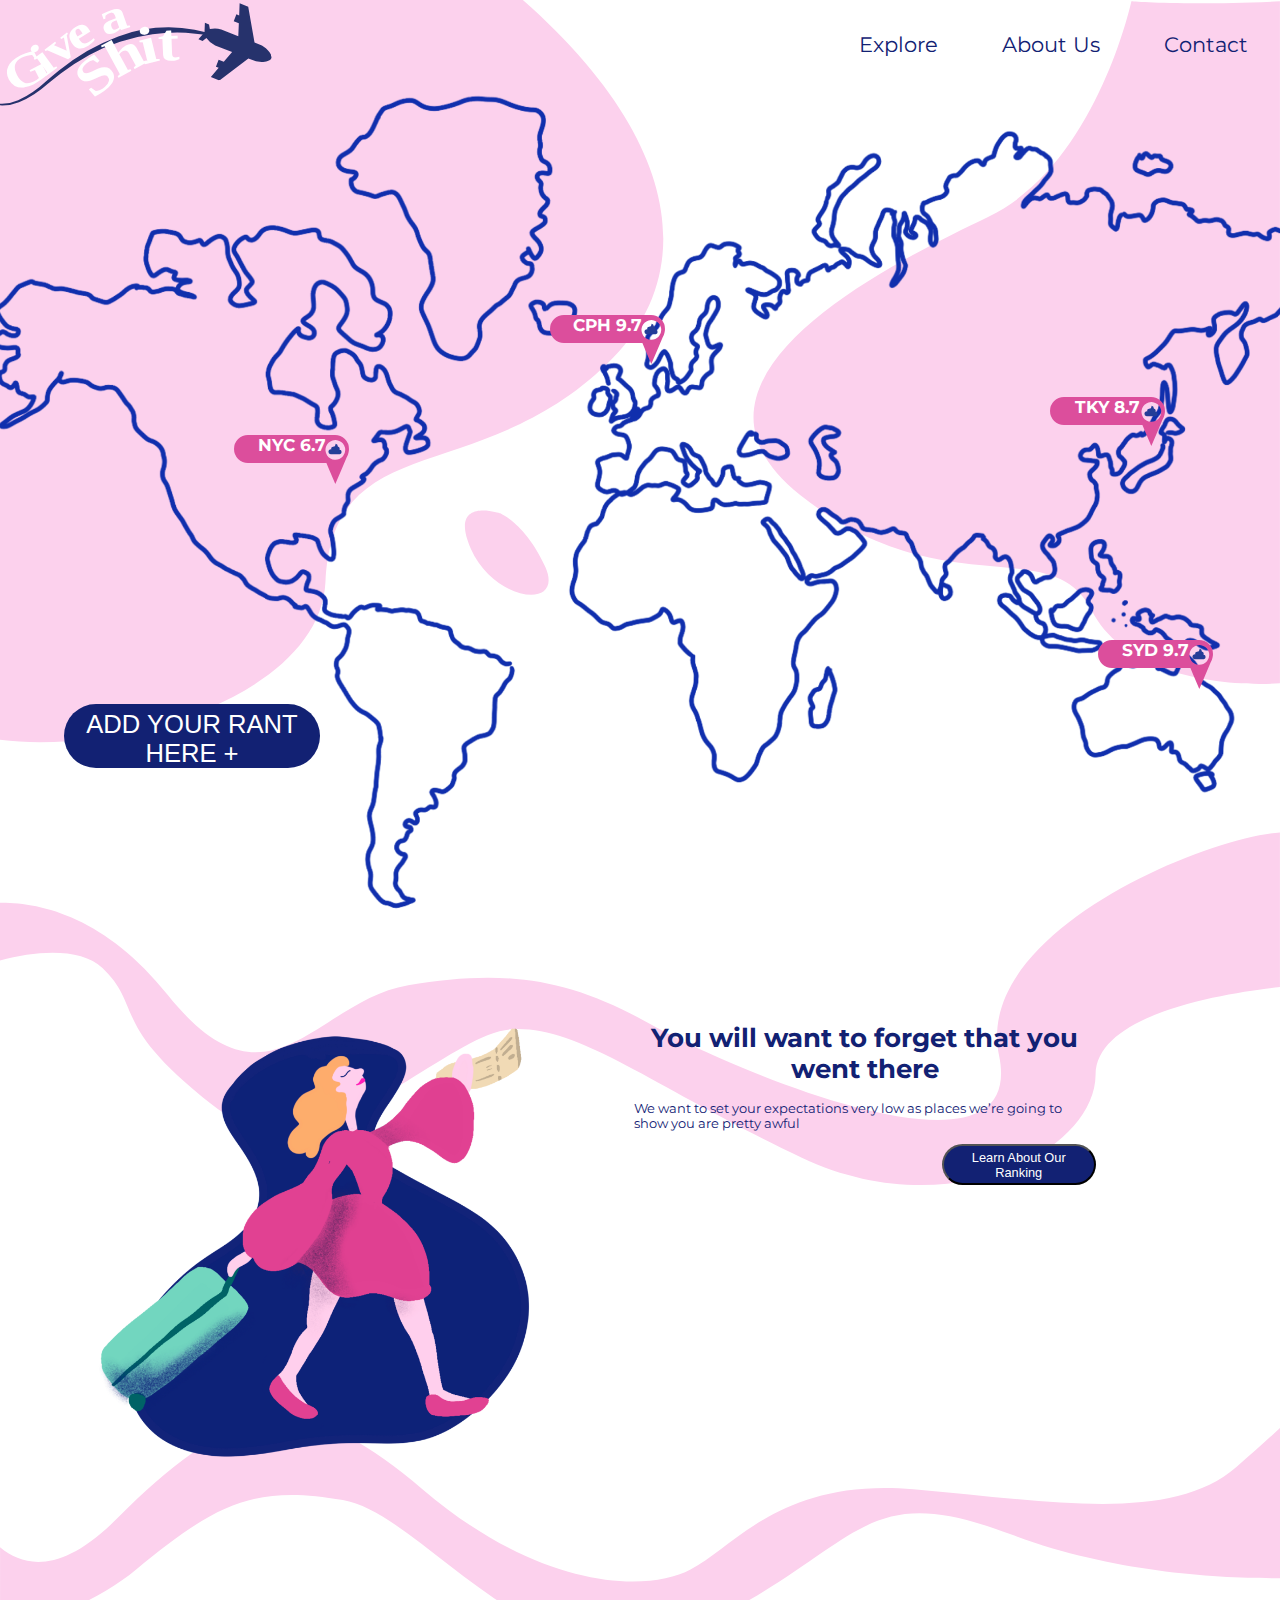
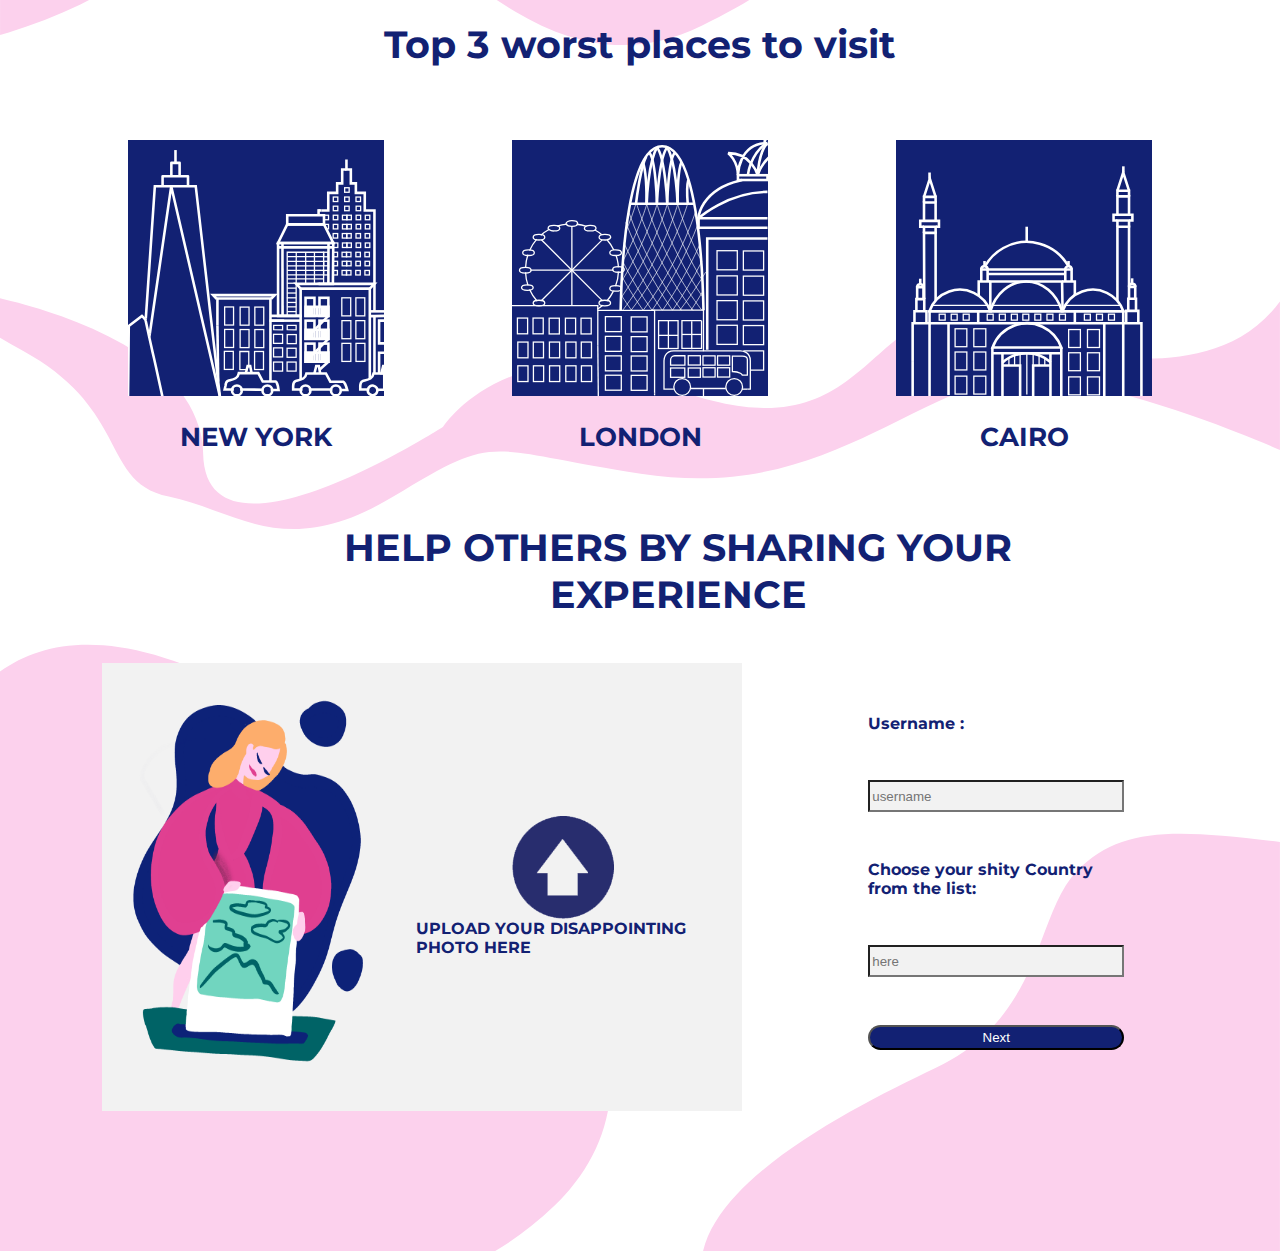
<file: Index.html>
<html>

<head>
    <title>Give a Shit</title>
    <meta charset="utf-8">
    <meta name="viewport" content="width=device-width, initial-scale=1.0">
    <link rel="stylesheet" href="css/style.css">
    <link rel="stylesheet" href="css/style_home.css">
    <link href="https://fonts.googleapis.com/css2?family=Raleway:wght@300;500;600&display=swap" rel="stylesheet">
    <link href="https://fonts.googleapis.com/css2?family=Lobster+Two:ital,wght@1,700&display=swap" rel="stylesheet">
    <link href="https://fonts.googleapis.com/css2?family=Montserrat:wght@300;400;700&display=swap" rel="stylesheet">
</head>


<body>
    <header>
        <div class="topnav">
            <div class="logo">
                <a href="Index.html">

                    <img src="background/logogiveashit.svg"></img>
                </a>
            </div>
            <div class="right_nav">
                <a href="Explore.html">Explore</a>
                <a href="aboutus.html">About Us</a>
                <a href="contact.html">Contact</a>
            </div>

        </div>
        <nav>
            <div id="menuToggle">

                <input type="checkbox" />


                <span></span>
                <span></span>
                <span></span>

                <ul id="menu">
                    <a href="Index.html">
                        <li>Home</li>
                    </a>
                    <a href="aboutus.html">
                        <li>About</li>
                    </a>
                    <a href="Explore.html">
                        <li>Explore</li>
                    </a>
                    <a href="aboutus.html">
                        <li>About Us</li>
                    </a>
                    <a href="constact.html">
                        <li>Contact</li>
                    </a>
                </ul>
            </div>
        </nav>
    </header>
    <main>
        <div class="mapLblue">
            <img src="images/map_lighterblue.png" alt="bleu map of the world only the contoure">
            <div class="pointer" id="loca1">NYC 6.7</div>
            <div class="pointer" id="loca2">CPH 9.7</div>
            <div class="pointer" id="loca3">TKY 8.7</div>
            <div class="pointer" id="loca4">SYD 9.7</div>
            <button>ADD YOUR RANT HERE +</button>
        </div>
        <div class="mapGrey">
            <img src="images/map_grey.png" alt="grey map of the world only the contoure">
            <p>Tell us about your
                Traveling experience
                Or read rants of
                Others!</p>
            <div id="exploBut">EXPLORE</div>
            <div id="leaveBut">LEAVE A RANT</div>

        </div>
        <div class="aboutP">
            <img src="images/walking_lady.png" alt="illustration of a walking lady with suit case and ticket travel">
            <div id="containerAtxt">
                <h1>You will want to forget
                    that you went there</h1>
                <p>We want to set your expectations very low as
                    places we’re going to show you are pretty
                    awful</p>
                <button>Learn About Our
                    Ranking </button>
            </div>
        </div>

        <div class="exploP">
            <h1>Top 3 worst places to visit </h1>
            <div id="containerBicon">
                <div id="icon1"><img src="svg/newyork.svg" alt="newyork icon">
                    <p>NEW YORK</p>
                </div>
                <div id="icon2"><img src="svg/london.svg" alt="london icon">
                    <p>LONDON</p>
                </div>
                <div id="icon3"><img src="svg/cairo.svg" alt="cairo icon">
                    <p>CAIRO</p>
                </div>
            </div>
        </div>
        <div>

            <div class="ratP">
                <h1>HELP OTHERS BY SHARING YOUR EXPERIENCE </h1>

                <div id="page1">
                    <div class="container">

                        <div id="imageInput">
                            <img src="images/send_review.png">
                            <div class="imgInptxt">
                                <label>
                                    <div id="labelImg">
                                        <img src="images/upload_icon.png">
                                        <input type="file" id="upload_ico" name="img" accept="image/*">
                                        UPLOAD YOUR DISAPPOINTING PHOTO HERE
                                    </div>
                                </label>
                            </div>
                            <!--<input id="submit_ico" type="image" src="images/upload_icon.png" alt="Submit" >-->
                        </div>
                        <div id="userInput">
                            <label for="username">Username :</label>

                            <input type="text" name="username" placeholder="username">
                            <label for="city">Choose your shity Country from the list:</label>

                            <input list="citys" name="city" placeholder="here" id="city">
                            <datalist id="citys">
                                <option>Afghanistan</option>
                                <option>Åland Islands</option>
                                <option>Albania</option>
                                <option>Algeria</option>
                                <option>American Samoa</option>
                                <option>Andorra</option>
                                <option>Angola</option>
                                <option>Anguilla</option>
                                <option>Antarctica</option>
                                <option>Antigua and Barbuda</option>
                                <option>Argentina</option>
                                <option>Armenia</option>
                                <option>Aruba</option>
                                <option>Australia</option>
                                <option>Austria</option>
                                <option>Azerbaijan</option>
                                <option>Bahamas</option>
                                <option>Bahrain</option>
                                <option>Bangladesh</option>
                                <option>Barbados</option>
                                <option>Belarus</option>
                                <option>Belgium</option>
                                <option>Belize</option>
                                <option>Benin</option>
                                <option>Bermuda</option>
                                <option>Bhutan</option>
                                <option>Bolivia, Plurinational State of</option>
                                <option>Bonaire, Sint Eustatius and Saba</option>
                                <option>Bosnia and Herzegovina</option>
                                <option>Botswana</option>
                                <option>Bouvet Island</option>
                                <option>Brazil</option>
                                <option>British Indian Ocean Territory</option>
                                <option>Brunei Darussalam</option>
                                <option>Bulgaria</option>
                                <option>Burkina Faso</option>
                                <option>Burundi</option>
                                <option>Cambodia</option>
                                <option>Cameroon</option>
                                <option>Canada</option>
                                <option>Cape Verde</option>
                                <option>Cayman Islands</option>
                                <option>Central African Republic</option>
                                <option>Chad</option>
                                <option>Chile</option>
                                <option>China</option>
                                <option>Christmas Island</option>
                                <option>Cocos (Keeling) Islands</option>
                                <option>Colombia</option>
                                <option>Comoros</option>
                                <option>Congo</option>
                                <option>Congo, the Democratic Republic of the</option>
                                <option>Cook Islands</option>
                                <option>Costa Rica</option>
                                <option>Côte d'Ivoire</option>
                                <option>Croatia</option>
                                <option>Cuba</option>
                                <option>Curaçao</option>
                                <option>Cyprus</option>
                                <option>Czech Republic</option>
                                <option>Denmark</option>
                                <option>Djibouti</option>
                                <option>Dominica</option>
                                <option>Dominican Republic</option>
                                <option>Ecuador</option>
                                <option>Egypt</option>
                                <option>El Salvador</option>
                                <option>Equatorial Guinea</option>
                                <option>Eritrea</option>
                                <option>Estonia</option>
                                <option>Ethiopia</option>
                                <option>Falkland Islands (Malvinas)</option>
                                <option>Faroe Islands</option>
                                <option>Fiji</option>
                                <option>Finland</option>
                                <option>France</option>
                                <option>French Guiana</option>
                                <option>French Polynesia</option>
                                <option>French Southern Territories</option>
                                <option>Gabon</option>
                                <option>Gambia</option>
                                <option>Georgia</option>
                                <option>Germany</option>
                                <option>Ghana</option>
                                <option>Gibraltar</option>
                                <option>Greece</option>
                                <option>Greenland</option>
                                <option>Grenada</option>
                                <option>Guadeloupe</option>
                                <option>Guam</option>
                                <option>Guatemala</option>
                                <option>Guernsey</option>
                                <option>Guinea</option>
                                <option>Guinea-Bissau</option>
                                <option>Guyana</option>
                                <option>Haiti</option>
                                <option>Heard Island and McDonald Islands</option>
                                <option>Holy See (Vatican City State)</option>
                                <option>Honduras</option>
                                <option>Hong Kong</option>
                                <option>Hungary</option>
                                <option>Iceland</option>
                                <option>India</option>
                                <option>Indonesia</option>
                                <option>Iran, Islamic Republic of</option>
                                <option>Iraq</option>
                                <option>Ireland</option>
                                <option>Isle of Man</option>
                                <option>Israel</option>
                                <option>Italy</option>
                                <option>Jamaica</option>
                                <option>Japan</option>
                                <option>Jersey</option>
                                <option>Jordan</option>
                                <option>Kazakhstan</option>
                                <option>Kenya</option>
                                <option>Kiribati</option>
                                <option>Korea, Democratic People's Republic of</option>
                                <option>Korea, Republic of</option>
                                <option>Kuwait</option>
                                <option>Kyrgyzstan</option>
                                <option>Lao People's Democratic Republic</option>
                                <option>Latvia</option>
                                <option>Lebanon</option>
                                <option>Lesotho</option>
                                <option>Liberia</option>
                                <option>Libya</option>
                                <option>Liechtenstein</option>
                                <option>Lithuania</option>
                                <option>Luxembourg</option>
                                <option>Macao</option>
                                <option>Macedonia, the former Yugoslav Republic of</option>
                                <option>Madagascar</option>
                                <option>Malawi</option>
                                <option>Malaysia</option>
                                <option>Maldives</option>
                                <option>Mali</option>
                                <option>Malta</option>
                                <option>Marshall Islands</option>
                                <option>Martinique</option>
                                <option>Mauritania</option>
                                <option>Mauritius</option>
                                <option>Mayotte</option>
                                <option>Mexico</option>
                                <option>Micronesia, Federated States of</option>
                                <option>Moldova, Republic of</option>
                                <option>Monaco</option>
                                <option>Mongolia</option>
                                <option>Montenegro</option>
                                <option>Montserrat</option>
                                <option>Morocco</option>
                                <option>Mozambique</option>
                                <option>Myanmar</option>
                                <option>Namibia</option>
                                <option>Nauru</option>
                                <option>Nepal</option>
                                <option>Netherlands</option>
                                <option>New Caledonia</option>
                                <option>New Zealand</option>
                                <option>Nicaragua</option>
                                <option>Niger</option>
                                <option>Nigeria</option>
                                <option>Niue</option>
                                <option>Norfolk Island</option>
                                <option>Northern Mariana Islands</option>
                                <option>Norway</option>
                                <option>Oman</option>
                                <option>Pakistan</option>
                                <option>Palau</option>
                                <option>Palestinian Territory, Occupied</option>
                                <option>Panama</option>
                                <option>Papua New Guinea</option>
                                <option>Paraguay</option>
                                <option>Peru</option>
                                <option>Philippines</option>
                                <option>Pitcairn</option>
                                <option>Poland</option>
                                <option>Portugal</option>
                                <option>Puerto Rico</option>
                                <option>Qatar</option>
                                <option>Réunion</option>
                                <option>Romania</option>
                                <option>Russian Federation</option>
                                <option>Rwanda</option>
                                <option>Saint Barthélemy</option>
                                <option>Saint Helena, Ascension and Tristan da Cunha</option>
                                <option>Saint Kitts and Nevis</option>
                                <option>Saint Lucia</option>
                                <option>Saint Martin (French part)</option>
                                <option>Saint Pierre and Miquelon</option>
                                <option>Saint Vincent and the Grenadines</option>
                                <option>Samoa</option>
                                <option>San Marino</option>
                                <option>Sao Tome and Principe</option>
                                <option>Saudi Arabia</option>
                                <option>Senegal</option>
                                <option>Serbia</option>
                                <option>Seychelles</option>
                                <option>Sierra Leone</option>
                                <option>Singapore</option>
                                <option>Sint Maarten (Dutch part)</option>
                                <option>Slovakia</option>
                                <option>Slovenia</option>
                                <option>Solomon Islands</option>
                                <option>Somalia</option>
                                <option>South Africa</option>
                                <option>South Georgia and the South Sandwich Islands</option>
                                <option>South Sudan</option>
                                <option>Spain</option>
                                <option>Sri Lanka</option>
                                <option>Sudan</option>
                                <option>Suriname</option>
                                <option>Svalbard and Jan Mayen</option>
                                <option>Swaziland</option>
                                <option>Sweden</option>
                                <option>Switzerland</option>
                                <option>Syrian Arab Republic</option>
                                <option>Taiwan, Province of China</option>
                                <option>Tajikistan</option>
                                <option>Tanzania, United Republic of</option>
                                <option>Thailand</option>
                                <option>Timor-Leste</option>
                                <option>Togo</option>
                                <option>Tokelau</option>
                                <option>Tonga</option>
                                <option>Trinidad and Tobago</option>
                                <option>Tunisia</option>
                                <option>Turkey</option>
                                <option>Turkmenistan</option>
                                <option>Turks and Caicos Islands</option>
                                <option>Tuvalu</option>
                                <option>Uganda</option>
                                <option>Ukraine</option>
                                <option>United Arab Emirates</option>
                                <option>United Kingdom</option>
                                <option>United States</option>
                                <option>United States Minor Outlying Islands</option>
                                <option>Uruguay</option>
                                <option>Uzbekistan</option>
                                <option>Vanuatu</option>
                                <option>Venezuela, Bolivarian Republic of</option>
                                <option>Viet Nam</option>
                                <option>Virgin Islands, British</option>
                                <option>Virgin Islands, U.S.</option>
                                <option>Wallis and Futuna</option>
                                <option>Western Sahara</option>
                                <option>Yemen</option>
                                <option>Zambia</option>
                                <option>Zimbabwe</option>
                            </datalist>
                            <button class="next">Next</button>
                        </div>
                    </div>
                </div>

                <div id="page2">
                    <div class="container">
                        <div id="imgShow">
                            <img src="images/mountains.png" alt="illustration of montain">
                            <h2>City/country</h2>
                            <p>Attraction</p>
                        </div>
                        <div id="expDetails">
                            <h2>How shitty was the experience:</h2>
                            <p>Please pick in a scale from 1-5 (one being good) how was yourexperience in the following. Click here to learn more about our scoring system</p>


                            <div class="rating">
                                <div id="weather">
                                    <img class="ratIcon" src="images/weather_icon_1.svg">
                                    <h3>Weather </h3>
                                    <div>
                                    <input type="radio" name="star" id="star1">
                                    <label for="star1"></label>

                                    <input type="radio" name="star" id="star2">
                                    <label for="star2"></label>

                                    <input type="radio" name="star" id="star3">
                                    <label for="star3"></label>

                                    <input type="radio" name="star" id="star4">
                                    <label for="star4"></label>

                                    <input type="radio" name="star" id="star5">
                                    <label for="star5"></label>
                                    </div>
                                </div>
                                <div id="smell">
                                    <img  class="ratIcon" src="images/smell_icon.svg">
                                    <h3>Smell</h3>
                                    <div>

                                    <input type="radio" name="star" id="star1">
                                    <label for="star1"></label>

                                    <input type="radio" name="star" id="star2">
                                    <label for="star2"></label>

                                    <input type="radio" name="star" id="star3">
                                    <label for="star3"></label>

                                    <input type="radio" name="star" id="star4">
                                    <label for="star4"></label>

                                    <input type="radio" name="star" id="star5">
                                    <label for="star5"></label>
                                        </div>
                                </div>
                                <div id="availa">
                                    <img class="ratIcon" src="images/acce.svg">
                                    <h3>Availability</h3>
                                    <div>

                                    <input type="radio" name="star" id="star1">
                                    <label for="star1"></label>

                                    <input type="radio" name="star" id="star2">
                                    <label for="star2"></label>

                                    <input type="radio" name="star" id="star3">
                                    <label for="star3"></label>

                                    <input type="radio" name="star" id="star4">
                                    <label for="star4"></label>

                                    <input type="radio" name="star" id="star5">
                                    <label for="star5"></label>
                                        </div>
                                </div>
                                <div id="prices">
                                    <img class="ratIcon" src="images/price_icon.svg">
                                    <h3>Prices</h3>
                                    <div>

                                    <input type="radio" name="star" id="star1">
                                    <label for="star1"></label>

                                    <input type="radio" name="star" id="star2">
                                    <label for="star2"></label>

                                    <input type="radio" name="star" id="star3">
                                    <label for="star3"></label>

                                    <input type="radio" name="star" id="star4">
                                    <label for="star4"></label>

                                    <input type="radio" name="star" id="star5">
                                    <label for="star5"></label>
                                        </div>
                                </div>

                            </div>
                            <label for="nonenjoyement">Your rant</label>
                            <textarea type="subject" name="nonenjoyement" placeholder="Please be honest, but don’t hold back"></textarea>
                            <button class="next" id="next2">Submit</button>
                        </div>
                    </div>
                </div>
                <div id="page3">
                    <div class="container">
                        <div id="thkx">
                            <h1>THANK YOU!</h1>
                            <p>You successfully submitted a rant and probablySaved someone from a great disappointmentYOU’RE A LIFE SAVER</p>
                        </div>
                        <img src="images/form_done.png" alt="illustration litle girl in swimsuit smilling">
                    </div>


                </div>
            </div>
        </div>
        <script src="script/script.js"></script>



    </main>

</body>

</html>
</file>
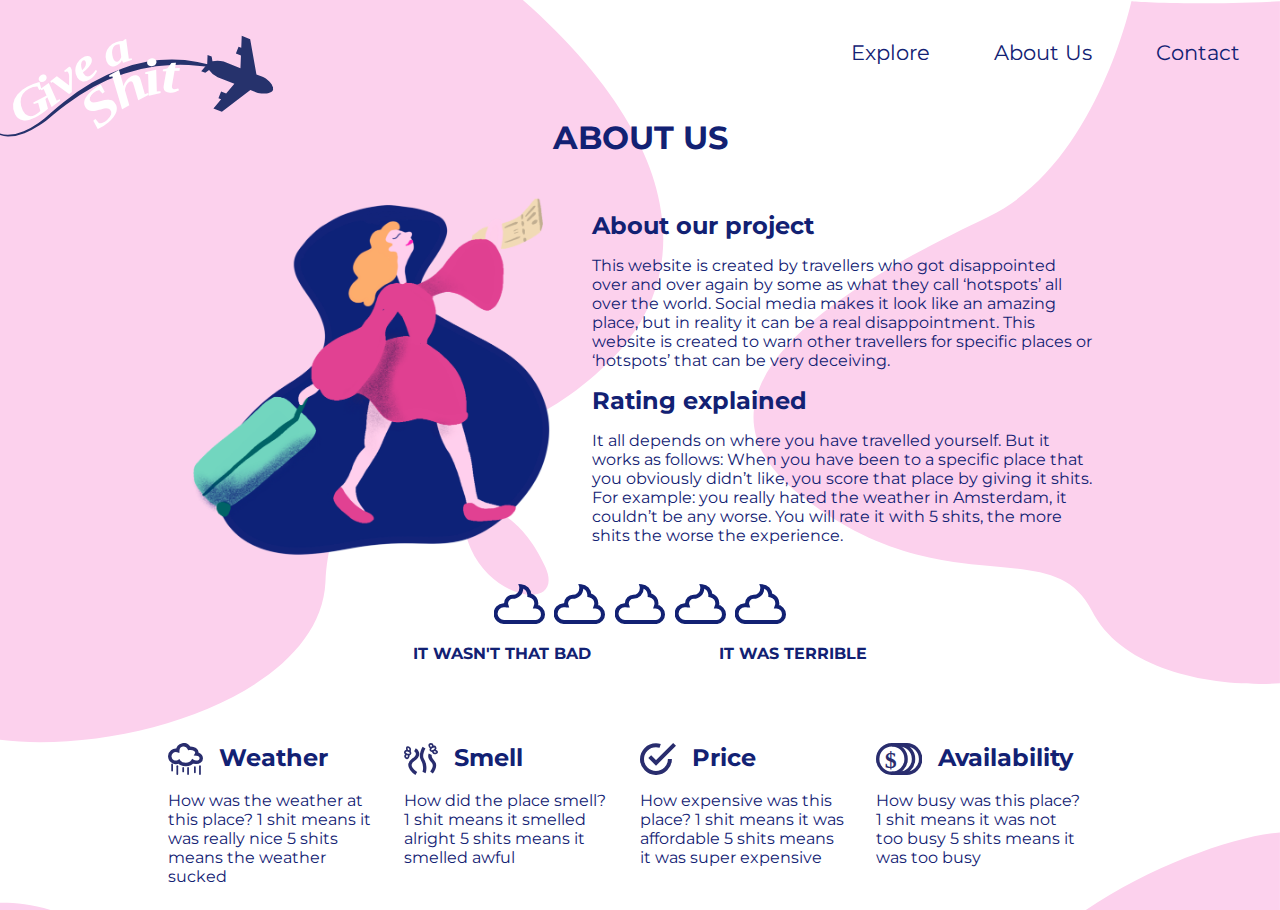
<file: aboutus.html>
<html>

<head>
    <title>Give a Shit</title>
    <meta charset="utf-8">
    <meta name="viewport" content="width=device-width, initial-scale=1.0">
    <link rel="stylesheet" href="css/style.css">
    <link rel="stylesheet" href="css/style-about.css">
    <link href="https://fonts.googleapis.com/css2?family=Raleway:wght@300;500;600&display=swap" rel="stylesheet">
    <link href="https://fonts.googleapis.com/css2?family=Lobster+Two:ital,wght@1,700&display=swap" rel="stylesheet">
    <link href="https://fonts.googleapis.com/css2?family=Montserrat:wght@300;400;700&display=swap" rel="stylesheet">
</head>


<body>
    <header>
        <div class="topnav">
            <div class="logo">
                <a href="Index.html">
                    <img src="images/logo.svg"></img>
                </a>
            </div>
            <div class="right_nav">
                <a href="Explore.html">Explore</a>
                <a href="aboutus.html">About Us</a>
                <a href="contact.html">Contact</a>
            </div>

        </div>
        <nav>
            <div id="menuToggle">

                <input type="checkbox" />


                <span></span>
                <span></span>
                <span></span>

                <ul id="menu">
                    <a href="Explore.html">
                        <li>Explore</li>
                    </a>
                    <a href="aboutus.html">
                        <li>About Us</li>
                    </a>
                    <a href="contact.html">
                        <li>Contact</li>
                    </a>
                </ul>
            </div>
        </nav>
    </header>

    <main>

        <h1 class="title-about">ABOUT US</h1>

        <article class="about-us">

            <div class=about-text>
                <h2>About our project</h2>
                <p>This website is created by travellers who got disappointed over and over again by some as what they call ‘hotspots’ all over the world. Social media makes it look like an amazing place, but in reality it can be a real disappointment. This website is created to warn other travellers for specific places or ‘hotspots’ that can be very deceiving.
                </p>



                <h2>Rating explained</h2>
                <p>It all depends on where you have travelled yourself. But it works as follows: When you have been to a specific place that you obviously didn’t like, you score that place by giving it shits. For example: you really hated the weather in Amsterdam, it couldn’t be any worse. You will rate it with 5 shits, the more shits the worse the experience.
                </p>
            </div>

                <img class="walking-lady" src="images/walking_lady.png" alt="illustration of lady with ginger hair and a pink dress carrying her green suitcase on a dark blue background">

        </article>

        <article class="poop-row">

            <div class="poops">
                <img class="poop-icon" src="images/poop_empty_1.svg">
                <img class="poop-icon" src="images/poop_empty_1.svg">
                <img class="poop-icon" src="images/poop_empty_1.svg">
                <img class="poop-icon" src="images/poop_empty_1.svg">
                <img class="poop-icon" src="images/poop_empty_1.svg">
            </div>

            <div class="rating-text">
                <h3 class="not-bad">IT WASN'T THAT BAD</h3>
                <h3 class="bad">IT WAS TERRIBLE</h3>
            </div>

        </article>



        <article class="rating-description">

            <div class="icon-description1">
                <img class="rating-icon" src="images/weather_icon_1.svg">
                <h2>Weather</h2>
            </div>

            <p class="weather-p">How was the weather at this place?
                1 shit means it was really nice
                5 shits means the weather sucked
            </p>

            <div class="icon-description2">
                <img class="rating-icon" src="images/smell_icon.svg">
                <h2>Smell</h2>
            </div>

            <p class="smell-p">How did the place smell?
                1 shit means it smelled alright
                5 shits means it smelled awful
            </p>

            <div class="icon-description3">
                <img class="rating-icon" src="images/acce.svg">
                <h2>Price</h2>
            </div>

            <p class="price-p">How expensive was this place?
                1 shit means it was affordable
                5 shits means it was super expensive
            </p>

            <div class="icon-description4">
                <img class="rating-icon" src="images/price_icon.svg">
                <h2>Availability</h2>
            </div>

            <p class="available-p">How busy was this place?
                1 shit means it was not too busy
                5 shits means it was too busy
            </p>
        </article>


    </main>



</body></html>
</file>
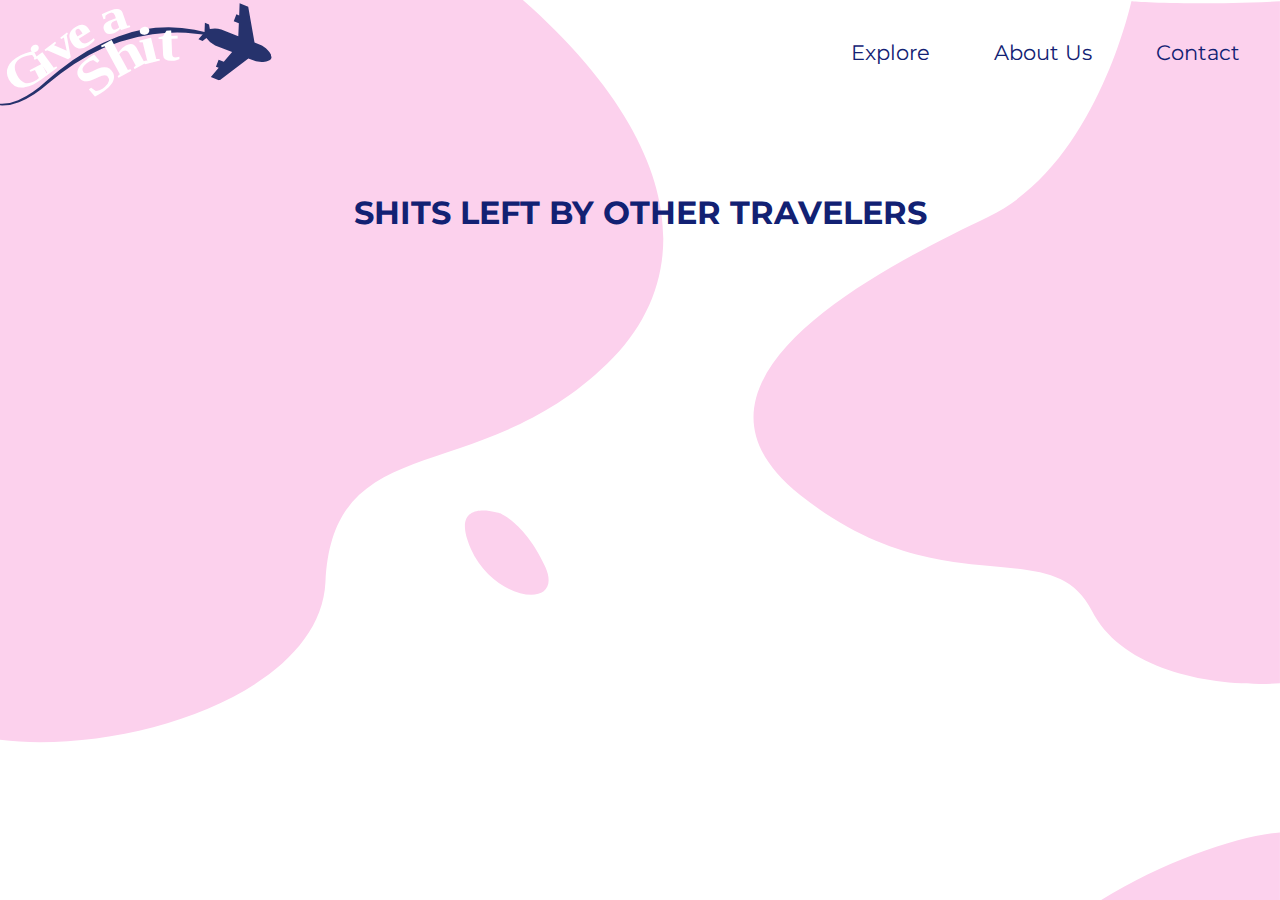
<file: city.html>
<html>

<head>
    <title>Give a Shit</title>
    <meta charset="utf-8">
    <meta name="viewport" content="width=device-width, initial-scale=1.0">
    <link rel="stylesheet" href="css/style.css">
    <link rel="stylesheet" href="css/style_details.css">
    <link href="https://fonts.googleapis.com/css2?family=Raleway:wght@300;500;600&display=swap" rel="stylesheet">
    <link href="https://fonts.googleapis.com/css2?family=Lobster+Two:ital,wght@1,700&display=swap" rel="stylesheet">
    <link href="https://fonts.googleapis.com/css2?family=Montserrat:wght@300;400;700&display=swap" rel="stylesheet">
</head>


<body>
    <header>
        <div class="topnav">
            <div class="logo">
                <a href="Index.html">
                    <img src="background/logogiveashit.svg"></img>
                </a>
            </div>
            <div class="right_nav">
                <a href="Explore.html">Explore</a>
                <a href="about.html">About Us</a>
                <a href="contact.html">Contact</a>
            </div>

        </div>
        <nav>
            <div id="menuToggle">

                <input type="checkbox" />


                <span></span>
                <span></span>
                <span></span>

                <ul id="menu">
                    <a href="Explore.html">
                        <li>Explore</li>
                    </a>
                    <a href="aboutus.html">
                        <li>About Us</li>
                    </a>
                    <a href="contact.html">
                        <li>Contact</li>
                    </a>
                </ul>
            </div>
        </nav>
    </header>
    <main>
        <template id="London">
            <section class="main_review">
                <h1>INDIA</h1>
                <div class="pic"><img></div>
                <div class="gen_rating main_rating">
                    <div class="poop filled_poop"></div>
                    <div class="poop filled_poop"></div>
                    <div class="poop filled_poop"></div>
                    <div class="poop filled_poop"></div>
                    <div class="poop filled_poop"></div>
                    <h2 class="total_rating">3/5</h2>
                </div>
                <p>Volutpat nullam leo nibh blandit suspendisse aptent interdum mus lectus. Ut sodales est eleifend
                    metus purus, amet consectetur vel dictum mollis dolor. Eu dictumst lacinia morbi magnis urna
                    egestas. Sapien hac hendrerit adipiscing suscipit.</p>
                <div class="review_button">
                    <p>Write a review</p>
                </div>
            </section>
            <section class="small_review">
                <h1>When your fellow travellers give a shit</h1>
                <article class="weather">
                    <div><img class="icon" src="images/weather_icon_1.svg"
                            alt="icon of a simple cloud with raindrops pointing down">
                        <h2>WEATHER</h2>
                        <div class="category_rating  gen_rating">
                            <div class="poop filled_poop"></div>
                            <div class="poop filled_poop"></div>
                            <div class="poop filled_poop"></div>
                            <div class="poop filled_poop"></div>
                            <div class="poop filled_poop"></div>
                        </div>
                    </div>
                    <p>Volutpat nullam leo nibh blandit suspendisse aptent interdum mus lectus. Ut sodales est eleifend
                        metus purus, amet consectetur vel dictum mollis dolor. Eu dictumst lacinia morbi magnis urna
                        egestas. Sapien hac hendrerit adipiscing suscipit.</p>
                </article>
                <article class="smell">
                    <div><img class="icon" src="images/smell_icon.svg"
                            alt="icon made out of waves with flies surrounding them">
                        <h2>SMELL</h2>
                        <div class="category_rating gen_rating">
                            <div class="poop filled_poop"></div>
                            <div class="poop filled_poop"></div>
                            <div class="poop filled_poop"></div>
                            <div class="poop filled_poop"></div>
                            <div class="poop filled_poop"></div>
                        </div>
                    </div>
                    <p>Volutpat nullam leo nibh blandit suspendisse aptent interdum mus lectus. Ut sodales est eleifend
                        metus purus, amet consectetur vel dictum mollis dolor. Eu dictumst lacinia morbi magnis urna
                        egestas. Sapien hac hendrerit adipiscing suscipit.</p>

                </article>
                <article class="availability">
                    <div><img class="icon" src="images/acce.svg" alt="icon of a circle with checkmark inside">
                        <h2>AVAILABILITY</h2>
                        <div class="category_rating gen_rating">
                            <div class="poop filled_poop"></div>
                            <div class="poop filled_poop"></div>
                            <div class="poop filled_poop"></div>
                            <div class="poop filled_poop"></div>
                            <div class="poop filled_poop"></div>
                        </div>
                    </div>

                    <p>Volutpat nullam leo nibh blandit suspendisse aptent interdum mus lectus. Ut sodales est eleifend
                        metus purus, amet consectetur vel dictum mollis dolor. Eu dictumst lacinia morbi magnis urna
                        egestas. Sapien hac hendrerit adipiscing suscipit.</p>
                </article>
                <article class="prices">
                    <div><img class="icon" src="images/price_icon.svg"
                            alt="icon of stack of coins with dollar symbol on the first of them">
                        <h2>PRICES</h2>
                        <div class="category_rating gen_rating">
                            <div class="poop filled_poop"></div>
                            <div class="poop filled_poop"></div>
                            <div class="poop filled_poop"></div>
                            <div class="poop filled_poop"></div>
                            <div class="poop filled_poop"></div>
                        </div>
                    </div>

                    <p>Volutpat nullam leo nibh blandit suspendisse aptent interdum mus lectus. Ut sodales est eleifend
                        metus purus, amet consectetur vel dictum mollis dolor. Eu dictumst lacinia morbi magnis urna
                        egestas. Sapien hac hendrerit adipiscing suscipit.</p>
                </article>
            </section>
        </template>

        <section class="user_review">
            <h1>SHITS LEFT BY OTHER TRAVELERS</h1>
            <div class="all_reviews">
            <template id="userreview">
                <article class="userreviewsar">
                    <div class="user">
                        <div class="image_user">
                            <img>
                        </div>
                        <h2>Laura</h2>
                        <div class="user_rating gen_rating">
                            <div class="poop filled_poop"></div>
                            <div class="poop filled_poop"></div>
                            <div class="poop filled_poop"></div>
                            <div class="poop filled_poop"></div>
                            <div class="poop filled_poop"></div>
                        </div>
                        <p>‘The worst experience ever!!! It was so crowed and there were people everywhere. I couldn’t
                            even see
                            anything and it was super smelly…. I wouldn’t go there again.</p>
                    </div>


                </article>
            </template>
        </div>
        </section>


    </main>
    <script src="detail_page.js"></script>
</body>

</html>
</file>
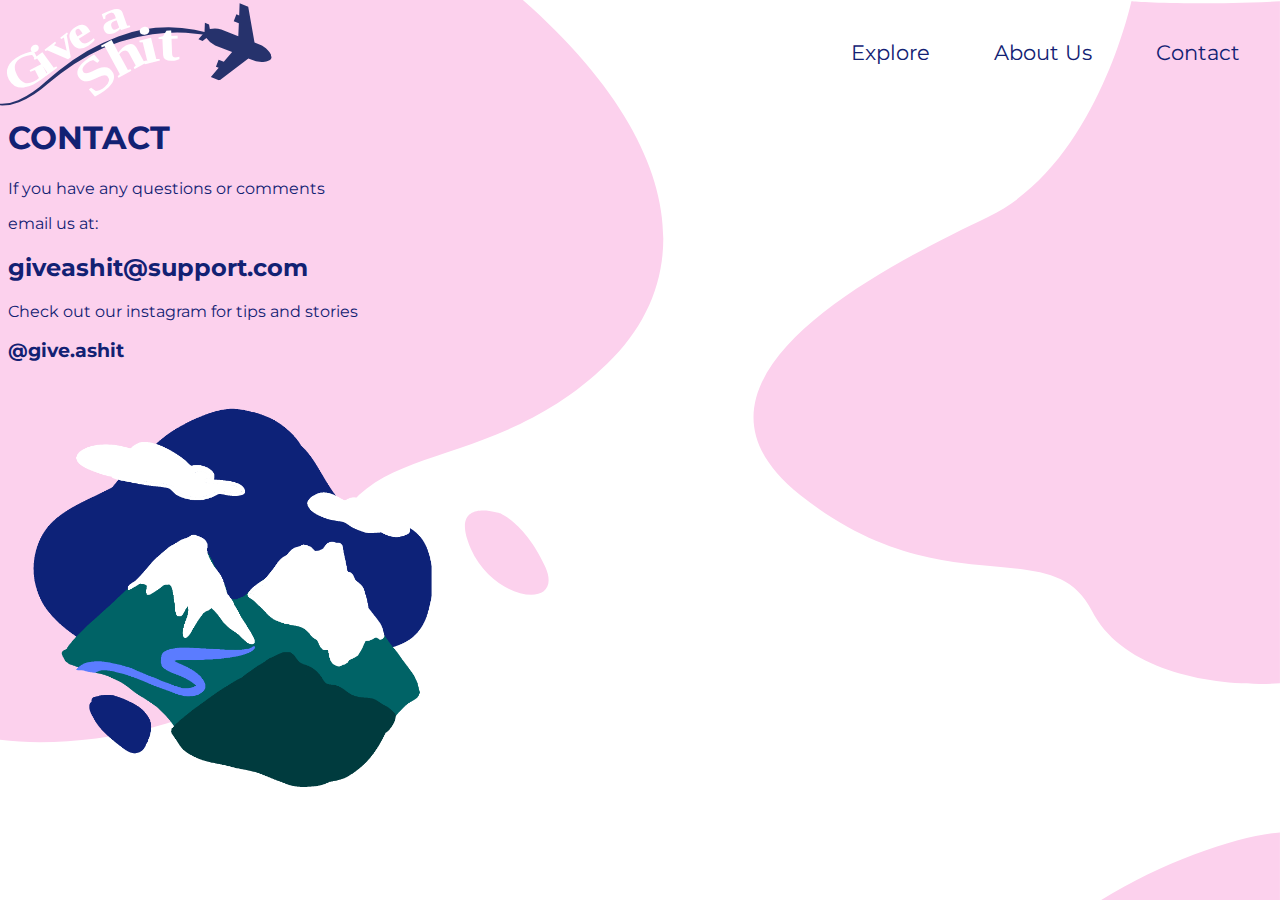
<file: contact.html>
<html>

<head>
    <title>Give a Shit</title>
    <meta charset="utf-8">
    <meta name="viewport" content="width=device-width, initial-scale=1.0">
    <link rel="stylesheet" href="css/style.css">
    <link rel="stylesheet" href="css/stylesheet-contact.css">
    <link href="https://fonts.googleapis.com/css2?family=Raleway:wght@300;500;600&display=swap" rel="stylesheet">
    <link href="https://fonts.googleapis.com/css2?family=Lobster+Two:ital,wght@1,700&display=swap" rel="stylesheet">
    <link href="https://fonts.googleapis.com/css2?family=Montserrat:wght@300;400;700&display=swap" rel="stylesheet">
</head>


<body>
    <header>
        <div class="topnav">
            <div class="logo">
                <a>
                    <img src="background/logogiveashit.svg"></img>
                </a>
            </div>
            <div class="right_nav">
                <a href="">Explore</a>
                <a href="aboutus.html">About Us</a>
                <a href="contact.html">Contact</a>
            </div>

        </div>
        <nav>
            <div id="menuToggle">

                <input type="checkbox" />


                <span></span>
                <span></span>
                <span></span>

                <ul id="menu">
                    <a href="#">
                        <li>Explore</li>
                    </a>
                    <a href="#">
                        <li>About Us</li>
                    </a>
                    <a href="">
                        <li>Contact</li>
                    </a>
                </ul>
            </div>
        </nav>
    </header>

    <main>


         <h1 class="title-contact">CONTACT</h1>

        <article class="contact-text">


        <p>If you have any questions or comments</p>
            <p>email us at:</p>
            <h2>giveashit@support.com</h2>

        <p>Check out our instagram for tips and stories</p>

            <h3>@give.ashit</h3>


        </article>

        <div class="image-contact">
        <img class="img-mountain hidden" src="images/mountains.png">
        </div>






    </main>

</body>

</html>
</file>
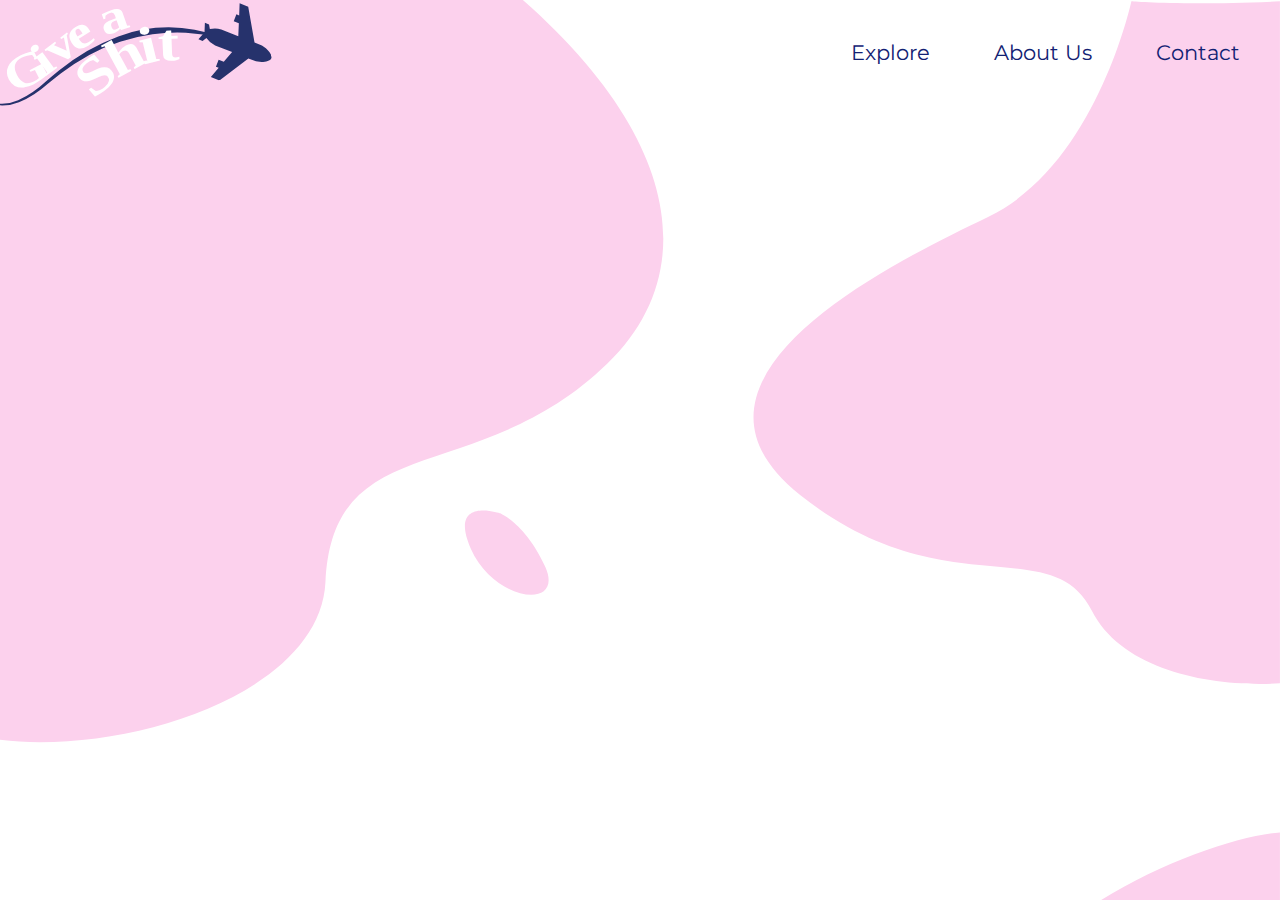
<file: Explore.html>
<html>

<head>
    <title>Give a Shit: Explore</title>
    <meta charset="utf-8">
    <meta name="viewport" content="width=device-width, initial-scale=1.0">
    
    <link rel="stylesheet" href="css/style.css">
    <link rel="stylesheet" href="css/style_explore.css">

    <link href="https://fonts.googleapis.com/css2?family=Raleway:wght@300;500;600&display=swap" rel="stylesheet">
    <link href="https://fonts.googleapis.com/css2?family=Lobster+Two:ital,wght@1,700&display=swap" rel="stylesheet">
    <link href="https://fonts.googleapis.com/css2?family=Montserrat:wght@300;400;700&display=swap" rel="stylesheet">
    
</head>



<body>
    <header>
        <div class="topnav">
            <div class="logo">
                <a href="Index.html">
                    <img src="background/logogiveashit.svg" alt="flying airplane with a blue line behind that's surrounded with text saying Give a shit"></img>
                </a>
            </div>
            <div class="right_nav">
                <a href="Explore.html">Explore</a>
                <a href="aboutus.html">About Us</a>
                <a href="contact.html">Contact</a>
            </div>

        </div>
        <nav>
            <div id="menuToggle">

                <input type="checkbox" />


                <span></span>
                <span></span>
                <span></span>

                <ul id="menu">
                    <a href="#">
                        <li>Explore</li>
                    </a>
                    <a href="#">
                        <li>About Us</li>
                    </a>
                    <a href="">
                        <li>Contact</li>
                    </a>
                </ul>
            </div>
        </nav>
    </header>
    <main>
        <template id="City">
            <article>
                <h1>INDIA</h1>
                <div class="sect_class">
                    <div class="pic">
                        <img>
                    </div>
                    <div class="gen_rating">
                        <div class="poop filled_poop"></div>
                        <div class="poop filled_poop"></div>
                        <div class="poop filled_poop"></div>
                        <div class="poop filled_poop"></div>
                        <div class="poop filled_poop"></div>
                        <h2 class="total_rating">3/5</h2>
                    </div>
                    <h3>120 reviews</h3>
                </div>
    
                <a class="linkCity"><div class="readmore">
                    <p>Read more</p>
                </div></a>
            </article>
        </template>
    </main>
    <script src="script_explore.js"></script>
</body>

</html>
</file>
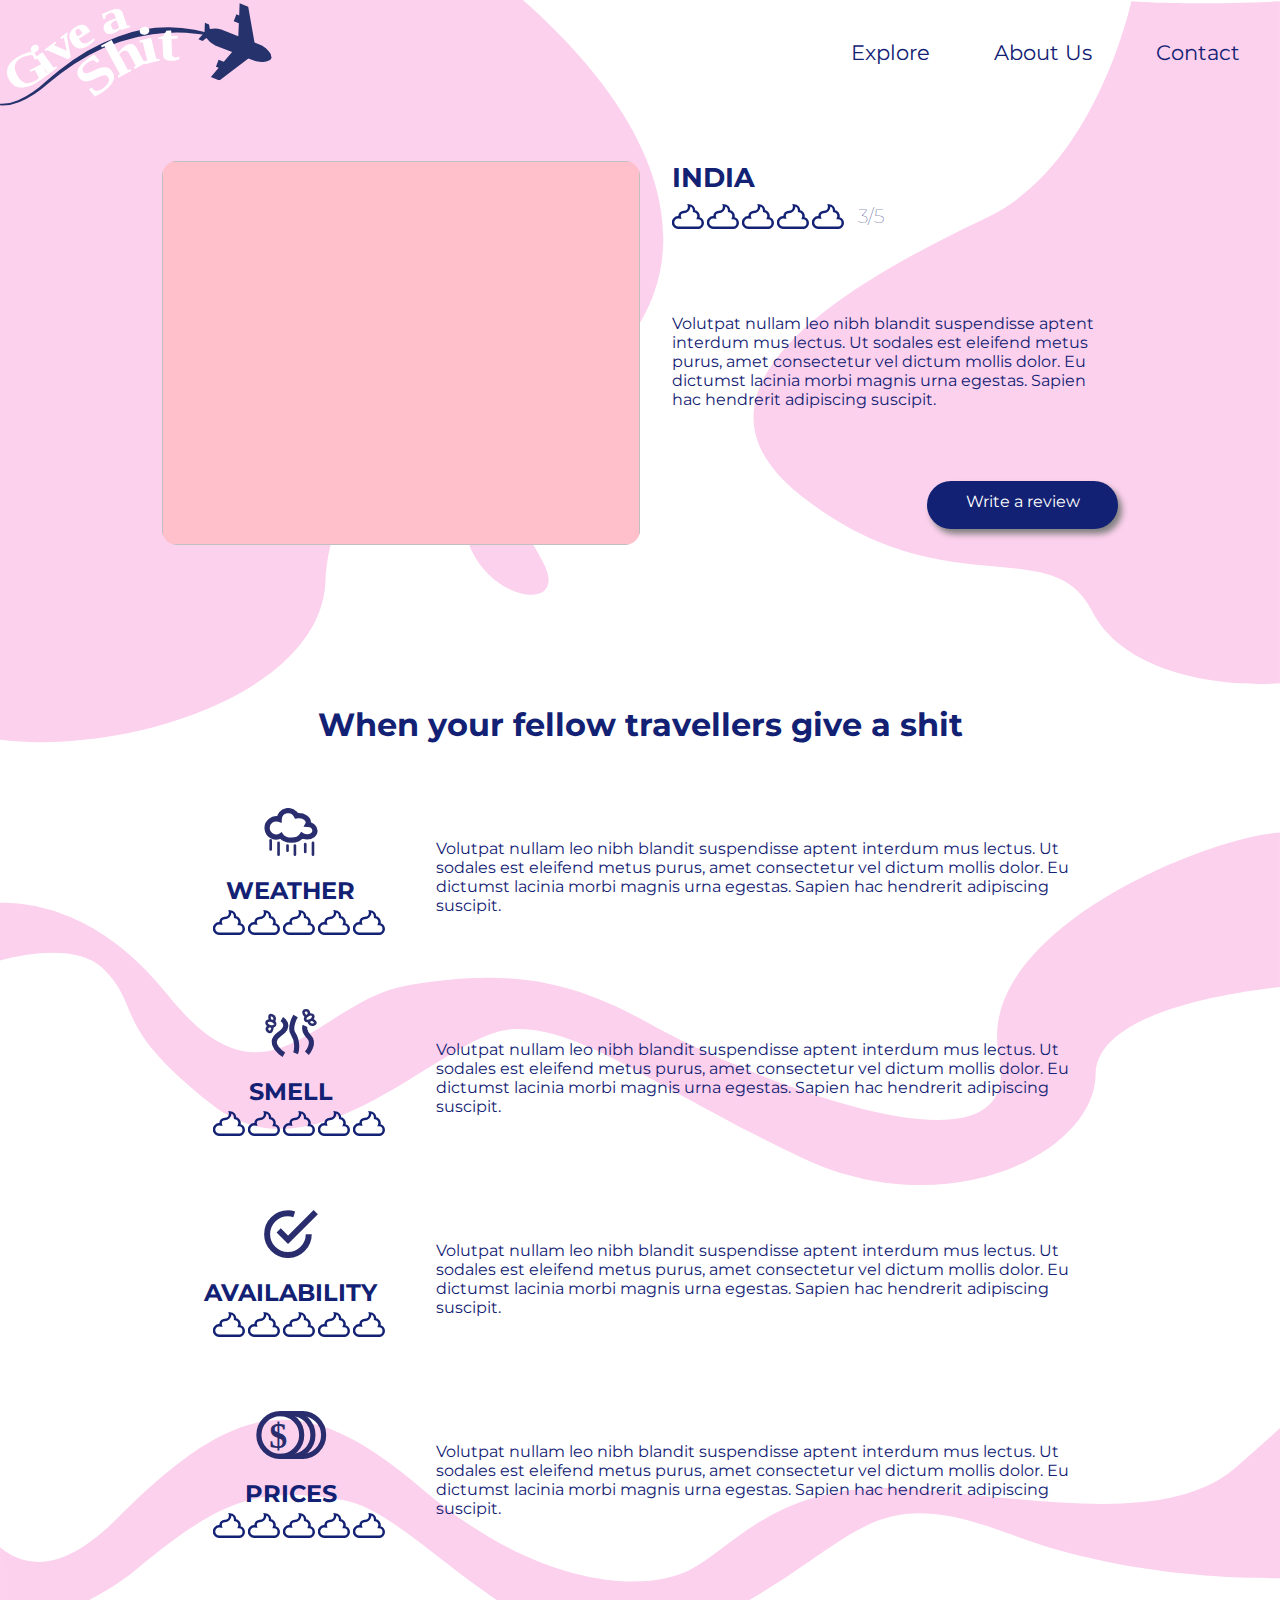
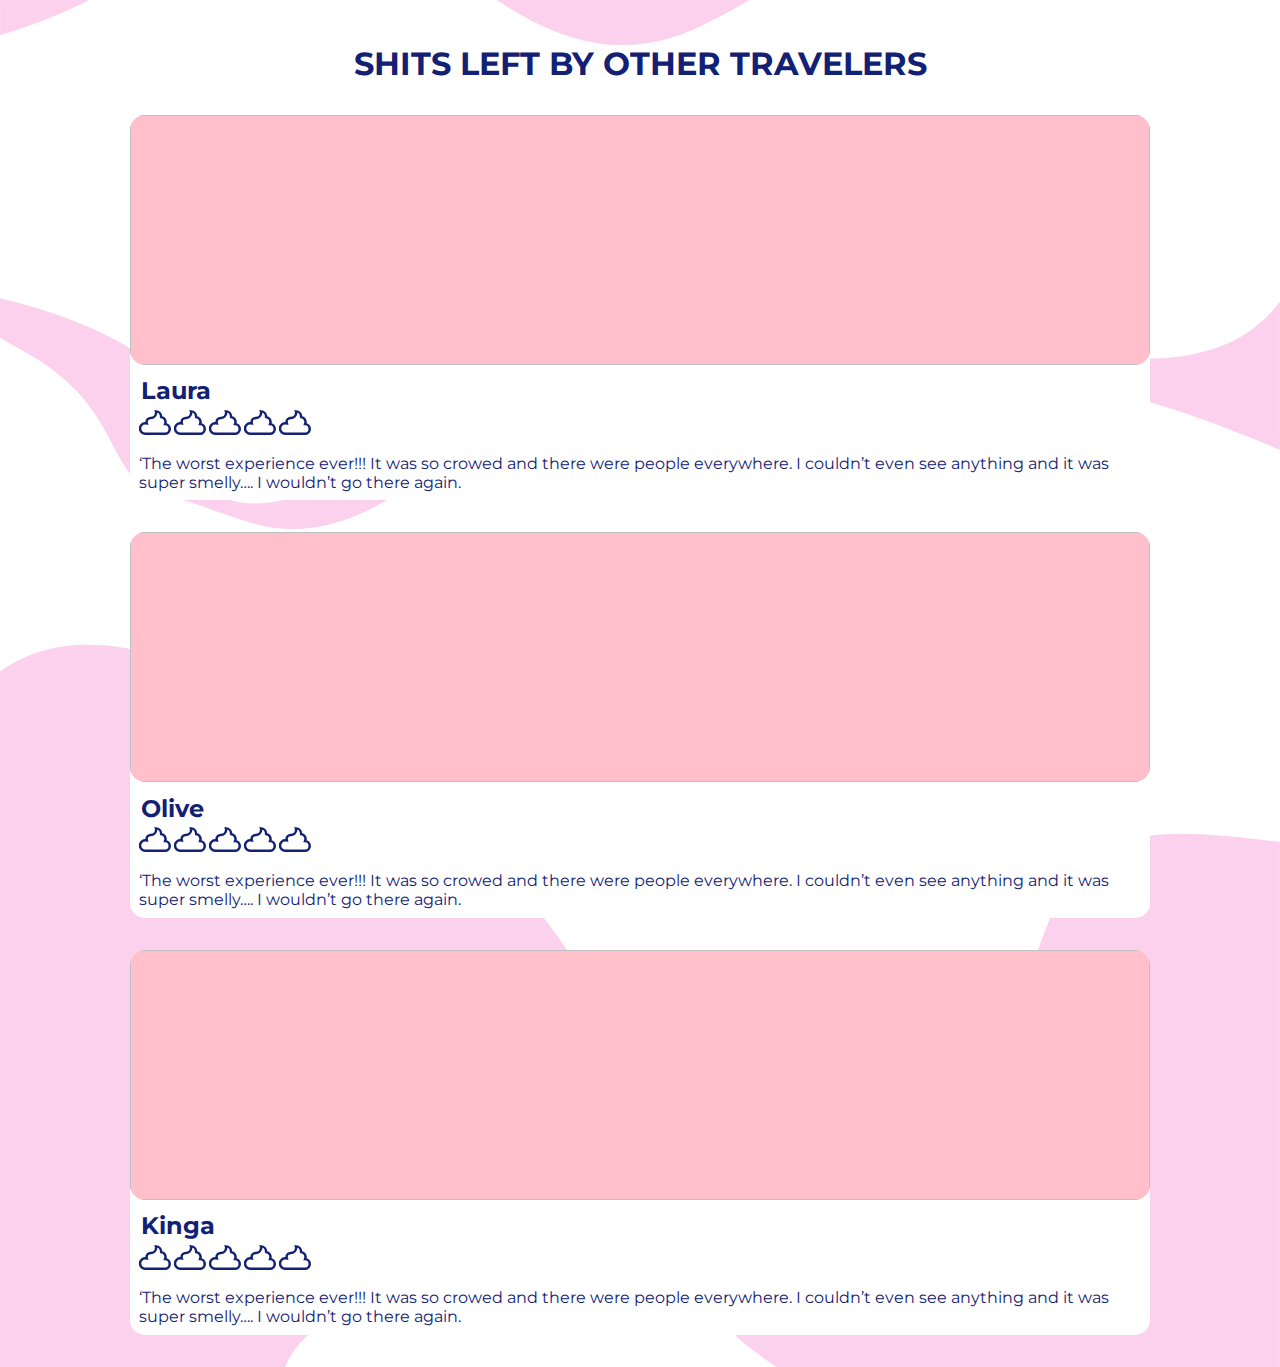
<file: London.html>
<html>

<head>
    <title>Give a Shit</title>
    <meta charset="utf-8">
    <meta name="viewport" content="width=device-width, initial-scale=1.0">
    <link rel="stylesheet" href="css/style.css">
    <link rel="stylesheet" href="css/style_details.css">
    <link href="https://fonts.googleapis.com/css2?family=Raleway:wght@300;500;600&display=swap" rel="stylesheet">
    <link href="https://fonts.googleapis.com/css2?family=Lobster+Two:ital,wght@1,700&display=swap" rel="stylesheet">
    <link href="https://fonts.googleapis.com/css2?family=Montserrat:wght@300;400;700&display=swap" rel="stylesheet">
</head>


<body>
    <header>
        <div class="topnav">
            <div class="logo">
                <a>
                    <img src="background/logogiveashit.svg"></img>
                </a>
            </div>
            <div class="right_nav">
                <a href="">Explore</a>
                <a href="">About Us</a>
                <a href="">Contact</a>
            </div>

        </div>
        <nav>
            <div id="menuToggle">

                <input type="checkbox" />


                <span></span>
                <span></span>
                <span></span>

                <ul id="menu">
                    <a href="#">
                        <li>Explore</li>
                    </a>
                    <a href="#">
                        <li>About Us</li>
                    </a>
                    <a href="">
                        <li>Contact</li>
                    </a>
                </ul>
            </div>
        </nav>
    </header>
    <main>
        <section class="main_review">
            <h1>INDIA</h1>
            <div class="pic"><img></div>
            <div class="gen_rating main_rating">
                <div class="poop filled_poop"></div>
                <div class="poop filled_poop"></div>
                <div class="poop filled_poop"></div>
                <div class="poop filled_poop"></div>
                <div class="poop filled_poop"></div>
                <h2 class="total_rating">3/5</h2>
            </div>
            <p>Volutpat nullam leo nibh blandit suspendisse aptent interdum mus lectus. Ut sodales est eleifend metus purus, amet consectetur vel dictum mollis dolor. Eu dictumst lacinia morbi magnis urna egestas. Sapien hac hendrerit adipiscing suscipit.</p>
            <div class="review_button">
                <p>Write a review</p>
            </div>
        </section>
        <section class="small_review">
            <h1>When your fellow travellers give a shit</h1>
            <article>
                <div><img class="icon"src="images/weather_icon_1.svg" alt="icon of a simple cloud with raindrops pointing down">
                    <h2>WEATHER</h2>
                    <div class="category_rating  gen_rating">
                        <div class="poop filled_poop"></div>
                        <div class="poop filled_poop"></div>
                        <div class="poop filled_poop"></div>
                        <div class="poop filled_poop"></div>
                        <div class="poop filled_poop"></div>
                    </div></div>
                <p>Volutpat nullam leo nibh blandit suspendisse aptent interdum mus lectus. Ut sodales est eleifend
                    metus purus, amet consectetur vel dictum mollis dolor. Eu dictumst lacinia morbi magnis urna
                    egestas. Sapien hac hendrerit adipiscing suscipit.</p>
            </article>
            <article>
                <div><img class="icon" src="images/smell_icon.svg" alt="icon made out of waves with flies surrounding them">
                    <h2>SMELL</h2>
                    <div class="category_rating gen_rating">
                        <div class="poop filled_poop"></div>
                        <div class="poop filled_poop"></div>
                        <div class="poop filled_poop"></div>
                        <div class="poop filled_poop"></div>
                        <div class="poop filled_poop"></div>
                    </div></div>
                <p>Volutpat nullam leo nibh blandit suspendisse aptent interdum mus lectus. Ut sodales est eleifend
                    metus purus, amet consectetur vel dictum mollis dolor. Eu dictumst lacinia morbi magnis urna
                    egestas. Sapien hac hendrerit adipiscing suscipit.</p>

            </article>
            <article>
                <div><img class="icon" src="images/acce.svg" alt="icon of a circle with checkmark inside">
                    <h2>AVAILABILITY</h2>
                    <div class="category_rating gen_rating">
                        <div class="poop filled_poop"></div>
                        <div class="poop filled_poop"></div>
                        <div class="poop filled_poop"></div>
                        <div class="poop filled_poop"></div>
                        <div class="poop filled_poop"></div>
                    </div></div>
                
                <p>Volutpat nullam leo nibh blandit suspendisse aptent interdum mus lectus. Ut sodales est eleifend
                    metus purus, amet consectetur vel dictum mollis dolor. Eu dictumst lacinia morbi magnis urna
                    egestas. Sapien hac hendrerit adipiscing suscipit.</p>
            </article>
            <article>
                <div><img class="icon" src="images/price_icon.svg" alt="icon of stack of coins with dollar symbol on the first of them">
                    <h2>PRICES</h2>
                    <div class="category_rating gen_rating">
                        <div class="poop filled_poop"></div>
                        <div class="poop filled_poop"></div>
                        <div class="poop filled_poop"></div>
                        <div class="poop filled_poop"></div>
                        <div class="poop filled_poop"></div>
                    </div></div>
                
                <p>Volutpat nullam leo nibh blandit suspendisse aptent interdum mus lectus. Ut sodales est eleifend
                    metus purus, amet consectetur vel dictum mollis dolor. Eu dictumst lacinia morbi magnis urna
                    egestas. Sapien hac hendrerit adipiscing suscipit.</p>
            </article>
        </section>
        <section class="user_review">
            <h1>SHITS LEFT BY OTHER TRAVELERS</h1>
            <article><div class="user">
                <div class="image_user">
                    <img>
                </div>
                <h2>Laura</h2>
                <div class="user_rating gen_rating">
                    <div class="poop filled_poop"></div>
                    <div class="poop filled_poop"></div>
                    <div class="poop filled_poop"></div>
                    <div class="poop filled_poop"></div>
                    <div class="poop filled_poop"></div>
                </div>
                <p>‘The worst experience ever!!! It was so crowed and there were people everywhere. I couldn’t even see
                    anything and it was super smelly…. I wouldn’t go there again.</p>
            </div>
            <div class="user">
                <div class="image_user">
                    <img>
                </div>
                <h2>Olive</h2>
                <div class="user_rating gen_rating">
                    <div class="poop filled_poop"></div>
                    <div class="poop filled_poop"></div>
                    <div class="poop filled_poop"></div>
                    <div class="poop filled_poop"></div>
                    <div class="poop filled_poop"></div>
                </div>
                <p>‘The worst experience ever!!! It was so crowed and there were people everywhere. I couldn’t even see
                    anything and it was super smelly…. I wouldn’t go there again.</p>
            </div>
            <div class="user">
                <div class="image_user">
                    <img>
                </div>
                <h2>Kinga</h2>
                <div class="user_rating gen_rating">
                    <div class="poop filled_poop"></div>
                    <div class="poop filled_poop"></div>
                    <div class="poop filled_poop"></div>
                    <div class="poop filled_poop"></div>
                    <div class="poop filled_poop"></div>
                </div>
                <p>‘The worst experience ever!!! It was so crowed and there were people everywhere. I couldn’t even see
                    anything and it was super smelly…. I wouldn’t go there again.</p>
            </div>
        </article>
        </section>
    </main>
</body>

</html>
</file>
<file: css/style.css>
:root {
    --bg-color: #e1306f;
    --link-color: #102FAD;
    --link-hover-color: #122173;
    --color-4: #F2B077;
    --color-5: #F2F2F2;

    --primary-font: 'Lobster Two', cursive;
    --secondary-font: "Montserrat", serif;
    --main-text-color: #000;

    --white-space: 1.2rem;
}

body {
    background-image: url(../background/whole_background.svg);
    background-repeat: no-repeat;
    background-size: 100%;
    overflow-x: hidden;
    font-family: var(--secondary-font);
    
}
h1 ,h2 ,h3{
    font-weight: bold;
    color: var(--link-hover-color);
}
p{
    color: var(--link-hover-color);
}

.logo img {
    transform: rotate(-15deg);
    position: absolute;
    width: 18rem;
    height: auto;
    top: -0.7rem;
    left: -1.5rem;
}

.topnav {
    font-family: var(--secondary-font);
    font-size: 1.3rem;
    display: grid;
    grid-template-columns: 1fr 5fr;
}

.right_nav {
    display: flex;
    justify-content: flex-end;
    align-items: center;
}

.right_nav a {
    font-family: var(--secondary-font);
    color: var(--link-hover-color);
    text-decoration: none;
    padding: 2rem;
}

nav {
    display: none;
}

/*button look*/
/*
lal
button{
    background-color: var(--link-color);
    text-align: center;
    width: 50%;
    margin-left: 55%;
    margin-top:-2rem;
    box-shadow: grey 4px 5px 6px;
    border-radius: 2rem;
}
button > a {
    color: white;
    padding: 0.6rem;
    font-size: 1rem;
    line-height: 1.4rem;
    font-weight: 100;
    margin: 0px 0.4rem;
}
*/
@media all and (max-width: 799px) {
    topnav {
        grid-template-columns: 1fr 1fr;
    }

    .right_nav a {
    padding: 1rem;
}

    .logo img {
        width: 40vw;
        left: -1rem;
    }
    body {
    overflow-x: hidden;
    }


}

@media all and (max-width: 549px) {
    .right_nav{
        display: none;
    }
    nav{
       display: block;
    }

    body{
        overflow-x: hidden;
        background-image: url(../background/phone_bg.svg);
    }
    #menuToggle {
        display: block;
        position: relative;
        top: 20px;
        left: 90%;

        z-index: 1;
    }

    #menuToggle a {
        text-decoration: none;
        color: var(--link-color);
        transition: color 0.3s ease;
    }

    #menuToggle a:hover {
        color: tomato;
    }

    #menuToggle input {
        display: block;
        width: 30px;
        height: 30px;
        position: absolute;
        top: -7px;
        left: -5px;

        cursor: pointer;

        opacity: 0;

        z-index: 2;

    }

    #menuToggle span {
        display: block;
        width: 33px;
        height: 4px;
        margin-bottom: 5px;
        position: relative;


        background: var(--link-hover-color);
        border-radius: 3px;

        z-index: 1;

        transform-origin: 4px 0px;

        transition: transform 0.5s cubic-bezier(0.77, 0.2, 0.05, 1.0),
            background 0.5s cubic-bezier(0.77, 0.2, 0.05, 1.0),
            opacity 0.55s ease;
    }

    #menuToggle span:first-child {
        transform-origin: 0% 0%;
    }

    #menuToggle span:nth-last-child(2) {
        transform-origin: 0% 100%;
    }


    #menuToggle input:checked ~ span {
        opacity: 1;
        transform: rotate(45deg) translate(-2px, -1px);
        background: ;
    }


    #menuToggle input:checked ~ span:nth-last-child(3) {
        opacity: 0;
        transform: rotate(0deg) scale(0.2, 0.2);
    }


    #menuToggle input:checked ~ span:nth-last-child(2) {
        transform: rotate(-45deg) translate(0, -1px);
    }


    #menu {
        position: absolute;
        width: 35rem;
        margin: -100px 0 0 -505px;
        padding: 30px;
        padding-top: 125px;
        font-family: var(--secondary-font);
        text-align: center;
        background-color:var(--color-5);
        border-radius: 5%;

        list-style-type: none;
        -webkit-font-smoothing: antialiased;

        transform-origin: 0% 0%;
        transform: translate(100%, 0);

        transition: transform 0.5s cubic-bezier(0.77, 0.2, 0.05, 1.0);
    }

    #menu li {
        padding: 10px 0;
        font-size: 1.4rem;
    }

    #menuToggle input:checked ~ ul {
        transform: none;
    }

}

/*
..
--bg-color: #e1306f;
    --link-color: #102FAD;
    --link-hover-color: #122173;
    --color-4: #F2B077;
    --color-5: #F2F2F2;

    --primary-font: 'Lobster Two', cursive;
    --secondary-font: "Montserrat", serif;
    --main-text-color: #000;

    --white-space: 1.2rem;*/
</file>
<file: css/style_home.css>
/*BASIC  DESIGN*/
:root {
    --bg-color: #e1306f;
    --link-color: #102FAD;
    --link-hover-color: #122173;
    --color-4: #F2B077;
    --color-5: #F2F2F2;

    --primary-font: 'Lobster Two', cursive;
    --secondary-font: "Montserrat", serif;
    --main-text-color: #000;

    --white-space: 1.2rem;
}

body {
    background-image: url(../background/whole_background.svg);
    background-repeat: no-repeat;
    background-size: 100%;
    overflow-x: hidden;
    margin: 0;
}

.hide{
    display: none;
}


/*NAV DESIGN */


header {
    z-index: 20;
}

.logo img {
    transform: rotate(-15deg);
    position: absolute;
    width: 18rem;
    height: auto;
    top: -0.7rem;
    left: -1.5rem;
    font-family: var(--primary-font);
}

.topnav {
    font-family: var(--secondary-font);
    font-size: 1.3rem;
    display: grid;
    grid-template-columns: 1fr 5fr;
}

.right_nav {
    display: flex;
    justify-content: flex-end;
    align-items: center;
}

.right_nav a {
    text-decoration: none;
    padding: 2rem;
}

nav {
    display: none;
}

/*MAIN DESIGN*/


/*map design*/
.mapLblue {
    width: 100%;
    height: auto;
    font-family: var(--secondary-font);
    font-weight: bold;
    color: white;
    text-align: center;
    font-size: 1.3vw;
}

.mapLblue:first-child > img {
    width: 100%;
}

/*indicator design*/
.pointer {
    position: absolute;
    width: 9vw;
    height: 5vw;
    background-image: url(../images/nametag.svg);
    background-repeat: no-repeat;
    cursor: pointer;
}
.pointer:hover{
    transform: scale(1.3);
}

#loca1 {
    left: 18.3vw;
    top: 34vw;
}

#loca2 {
    left: 43vw;
    top: 24.6vw;

}

#loca3 {
    left: 82vw;
    top: 31vw;

}

#loca4 {
    left: 85.8vw;
    top: 50vw;

}

/*button design*/
.mapLblue > button {
    position: absolute;
    border-radius: 5vw;
    left: 5vw;
    top: 55vw;
    background-color: var(--link-hover-color);
    color: white;
    font-size: 2vw;
    width: 20vw;
    height: 5vw;
    padding: 0.5vw;
    cursor: pointer;
    border: none;
}
/*map grey display none*/
.mapGrey{
    display: none;
}

/*about information part design*/
.aboutP{
    margin-top: 10vh;
    width: 100%;
    height: auto;
    display:grid;
    grid-template-columns: 0.5fr 1fr 0.5fr 2.5fr 1fr;
    font-family: var(--secondary-font);
}

.aboutP > img {
    width: 50vh;
    height: auto;
    grid-column-start:2;
}
#containerAtxt{
    grid-column-start:4;
}

#containerAtxt > h1{
    font-weight: bold;
    text-align: center;
    color: var(--link-hover-color);
    font-size: 2vw;
}
#containerAtxt > p {
    color: var(--link-hover-color);
    font-size: 1vw;
}
#containerAtxt p ~ button {
    border-radius: 5vw;
    background-color: var(--link-hover-color);
    color: white;
    width: 12vw;
    font-size: 1vw;
    padding: 0.3vw;
    float: right;
    cursor: pointer;
}

/*explore information part desing*/
.exploP{
    margin-top: 15vh;
    width: 100%;
    height: auto;
    font-family: var(--secondary-font);
}
h1{
    text-align:center;
    color: var(--link-hover-color);
    font-size: 3vw;
    font-family: var(--secondary-font);
}
h2{
    text-align:center;
    color: var(--link-hover-color);
    font-family: var(--secondary-font);
}
p {
    color: var(--link-hover-color);
    font-family: var(--secondary-font);
}

.exploP img{
    width: 20vw;
    height: auto;
    color: white;
}

#containerBicon{
    margin-top: 8vh;
    display: grid;
    grid-template-columns: 0.5fr 1fr 0.5fr 1fr 0.5fr 1fr 0.5fr;
}
#containerBicon p {
    color: var(--link-hover-color);
    text-align: center;
    font-weight: bold;
    font-size: 2vw
}
#icon1{
    grid-column-start: 2;
    background-color: var(--link-hover-color);
    height: 20vw;
}
#icon2{
    grid-column-start: 4;
    background-color: var(--link-hover-color);
    height: 20vw;
}
#icon3{
    grid-column-start: 6;
    background-color: var(--link-hover-color);
    height: 20vw;
}
/*form*/
.ratP{
    width: 85%;
    height: auto;
    padding: 8vw;
}
.ratP > h1 {
    width: 70vw;
    text-align: center;
    padding: 0 10vw 0 10vw;
}
.container{
    display: grid;
    grid-template-columns: 1fr 0.2fr 1fr;
    margin-top: 5vh;
}
#imageInput{
    background-color: var(--color-5);
    display: flex;
    width: 50vw;
    height: 35vw;
}

#submit_ico{
    width: 10vw;
    height: auto;
}
#imageInput > img {
    width: 20vw;
    height: auto;
    margin-left: 2vw;
}
.imgInptxt{
    width: 90%;
    margin: 0 5% 0 5%;
    display: flex;
    flex-direction: row;
    align-items: center;
}

.imgInptxt > label{
    display: grid;
    grid-template: rows;
    cursor: pointer;
    font-family: var(--secondary-font);
    color: var(--link-hover-color);
    font-weight: bold;
}
#labelImg{
    display: flex;
    flex-direction: column;
    align-items: center;
}
#labelImg > img{
    width: 8vw;
    height: auto;

}
#userInput{
    display: grid;
    grid-template: rows;
    grid-column-start: 3;
    padding: 4vw;
    width: 20vw;
    height: 30vw;
}
#userInput > label{
    font-family: var(--secondary-font);
    color: var(--link-hover-color);
    font-weight: bold;
}
#userInput > input{
    height: 2.5vw;
    background-color: var(--color-5);
}
.next{
    border-radius: 5vw;
    background-color: var(--link-hover-color);
    color: white;
    width: 100%;
    height: 2vw;;
    justify-content: center;
    cursor: pointer;
    float: right;
}

input[type="file"] {
    display :none;
}

#imgShow {
    width: 20vw;
    height: auto;

}
#imgShow > img{
    width: 15vw;
    padding: 0 3vw 0 3vw;
}
#imgShow > p{
    text-align: center;
}
#expDetails{
    width: 45vw;
    grid-column-start: 3;
    display: flex;
    flex-direction: column;
}

#expDetails > label{
    margin-top: 2vw;
    display: grid;
    grid-template: rows;
    cursor: pointer;
    font-family: var(--secondary-font);
    color: var(--link-hover-color);
    font-weight: bold;
}

#expDetails > textarea{
    height: 10vw;
    background-color: var(--color-5);
    border: 0;
}
.rating{
    display: grid;
    grid-template-columns: 1fr 1fr 1fr 1fr;
    grid-gap: 1vw;
}
.rating h3 {
    font-family: var(--secondary-font);
    color: var(--link-hover-color);
    font-weight: bold;
}
.ratIcon{
    width: 3vw;
}
#weather{
    display: flex;
    flex-direction: column;
    justify-content: center;
    align-items: center;
}
#smell{
    display: flex;
    flex-direction: column;
    justify-content: center;
    align-items: center;
}
#availa{
    display: flex;
    flex-direction: column;
    justify-content: center;
    align-items: center;
}
#prices{
    display: flex;
    flex-direction: column;
    justify-content: center;
    align-items: center;
}
#prices > img {
    width: 3.7vw;
}
#thkx{
    margin-top: 15vh;
}
#page3 img {
    width: 25vw;
    grid-column-start: 3;
}

/*form{
    width: 50vw;
    margin: 10vw;
}
.container{
    width: 100%;
    margin: 15px auto;
    display: none;
}
label{
    display: block;
    padding: 20px;
    font-size: 25px;
}
input{
    width: 96%;
    padding: 10px;
    border: 1px solid #797979 ;
    margin-left: 20px;

}

button{
    border-radius: 5vw;
    background-color: var(--link-hover-color);
    color: white;
    width: 12vw;
    font-size: 1vw;
    padding: 0.3vw;
    float: right;
    cursor: pointer;
}
span{
    display: block;
    color: red;
}
input[type="radio"]{
    display: inline-flex;
    width: 20px;
}
*/
/*design under 699px*/


@media all and (max-width: 799px) {
    topnav {
        grid-template-columns: 1fr 1fr;
    }


    .right_nav a {
        padding: 1rem;
    }
    .next{
    height: 3vw;;
    }

    .logo img {
        width: 40vw;
        left: -1rem;
    }

    body {
        overflow-x: hidden;
    }


    #loca1 {
        left: 18.3vw;
        top: 36vw;
    }

    #loca2 {
        left: 43.7vw;
        top: 26.5vw;

    }

    #loca3 {
        left: 83vw;
        top: 32.5vw;

    }

    #loca4 {
        left: 87.5vw;
        top: 53vw;

    }


}

@media all and (max-width: 549px) {
    .right_nav {
        display: none;
    }

    nav {
        display: block;
    }
    .logo img {
        z-index: 1;
        width: 60vw;
        left: -1rem;
    }
    .ratP{
        display: none;
    }
    .exploP{
        display: none;
    }

    body {
        overflow-x:hidden;
        background-image: url(../background/phone_bg.svg);
        z-index: -1;
    }
    .aboutP{
        display :none;
    }

    .mapLblue {
        display: none;
    }
    /*map grey desing*/
    .mapGrey{
        display: block;
        z-index: -2;
        font-family: var(--secondary-font);
    }
    .mapGrey > img {
        width: 100rem;
        height: auto;
        position: absolute;
        left: -40rem;
    }
    .mapGrey > p {
        position: absolute;
        top: 50vw;
        width: 80%;
        margin: 0 10vw 0 10vw;
        font-weight: bold;
        color: var(--link-hover-color);
        font-size: 1.3rem;
        text-align: center;
    }
    /*mapgrey buttons design*/
    #exploBut{
        position: absolute;
        width: 90vw;
        top: 90vw;
        text-align: center;
        color: white;
        padding: 5vw;
        font-size: 2.5rem;
        background-color: var(--link-hover-color);
        cursor: pointer;
    }

    #leaveBut{
        position: absolute;
        width: 90vw;
        top: 120vw;
        text-align: center;
        color: var(--link-hover-color);
        padding: 5vw;
        font-size: 2.5rem;
        background-color: var(--bg-color);
        cursor: pointer;
    }
    /*burger menu design*/

    #menuToggle {
        display: block;
        position: relative;
        top: 20px;
        left: 90%;

        z-index: 1;
    }

    #menuToggle a {
        text-decoration: none;
        color: var(--link-color);
        transition: color 0.3s ease;
    }

    #menuToggle a:hover {
        color: tomato;
    }

    #menuToggle input {
        display: block;
        width: 30px;
        height: 30px;
        position: absolute;
        top: -7px;
        left: -5px;

        cursor: pointer;

        opacity: 0;

        z-index: 2;

    }

    #menuToggle span {
        display: block;
        width: 33px;
        height: 4px;
        margin-bottom: 5px;
        position: relative;


        background: var(--link-hover-color);
        border-radius: 3px;

        z-index: 1;

        transform-origin: 4px 0px;

        transition: transform 0.5s cubic-bezier(0.77, 0.2, 0.05, 1.0),
            background 0.5s cubic-bezier(0.77, 0.2, 0.05, 1.0),
            opacity 0.55s ease;
    }

    #menuToggle span:first-child {
        transform-origin: 0% 0%;
    }

    #menuToggle span:nth-last-child(2) {
        transform-origin: 0% 100%;
    }


    #menuToggle input:checked ~ span {
        opacity: 1;
        transform: rotate(45deg) translate(-2px, -1px);
        background: ;
    }


    #menuToggle input:checked ~ span:nth-last-child(3) {
        opacity: 0;
        transform: rotate(0deg) scale(0.2, 0.2);
    }


    #menuToggle input:checked ~ span:nth-last-child(2) {
        transform: rotate(-45deg) translate(0, -1px);
    }


    #menu {
        position: absolute;
        width: 35rem;
        margin: -100px 0 0 -505px;
        padding: 30px;
        padding-top: 125px;
        font-family: var(--secondary-font);
        text-align: center;
        background-color: var(--color-5);
        border-radius: 5%;

        list-style-type: none;
        -webkit-font-smoothing: antialiased;

        transform-origin: 0% 0%;
        transform: translate(100%, 0);

        transition: transform 0.5s cubic-bezier(0.77, 0.2, 0.05, 1.0);
    }

    #menu li {
        padding: 10px 0;
        font-size: 1.4rem;
    }

    #menuToggle input:checked ~ ul {
        transform: none;
    }

}
</file>
<file: css/style-about.css>
.title-about {
    font-family: var(--secondary-font);
    color: var(--link-hover-color);
    display: flex;
    justify-content: center;
}

.walking-lady {
    height: 25rem;
    width: auto;
    grid-area: lady;
}

.poop-icon {
    height: 2.5rem;
    width: auto;
    padding: .3rem;
}

.rating-icon {
    height: 2rem;
    width: auto;
    padding-right: 1rem;
}




/*MOBILE VIEW */

@media all and (max-width: 699px) {

    .title-about {
        margin-top: 5rem;
        margin-bottom: 0;
    }

    h2 {
        margin: 0;
        display: flex;
        justify-content: center;
    }

    h3 {
        font-size: 15px;
    }

    .title-explained {
        margin-top: 2.5rem;
    }

    .about-us {
        padding: 3rem;
    }

    .poop-row {
        padding-left: 3rem;
        padding-right: 3rem;
        margin-bottom: 1rem;
    }

    .poops {
        display: flex;
        justify-content: center;
    }


    .rating-text {
        display: flex;
        justify-content: space-between;
    }

    .rating-description {
        padding: 3rem;
    }

    .rating-description p {
        margin-bottom: 2.5rem;
    }

    .icon-description1 {
        display: flex;
        justify-content: center;
    }

    .icon-description2 {
        display: flex;
        justify-content: center;
    }

    .icon-description3 {
        display: flex;
        justify-content: center;
    }

    .icon-description4 {
        display: flex;
        justify-content: center;
    }

}

/*BREAKING POINT*/

@media only screen and (max-width: 749px) and (min-width: 600px) {
    .about-text {
        margin-top: 2rem;
        grid-area: txt;
        padding-left: 2rem;
    }

    .about-us {
        display: grid;
        padding-left: 5rem;
        padding-right: 5rem;
        grid-template-columns: 1fr 1fr;
        grid-template-areas:
            "txt txt "
            "lady lady";
    }


    .poop-row {
        display: flex;
        flex-direction: column;
    }

    .poops {
        margin-top: 5vw;
        display: flex;
        justify-content: center;
    }

    .rating-text {
        display: flex;
        justify-content: center;
    }

    .bad {
        padding-left: 5vw;
    }

    .not-bad {
        padding-right: 5vw;
    }


    h2 {
        margin: 0;
    }

    h3 {
        font-size: 15px;
    }

    .icon-description1 {
        display: flex;

        grid-area: ic1;
    }

    .icon-description2 {
        display: flex;

        grid-area: ic2;
    }

    .icon-description3 {
        display: flex;
        grid-area: ic3;
    }

    .icon-description4 {
        display: flex;

        grid-area: ic4;
    }


    .weather-p {
        grid-area: wp;
    }

    .smell-p {
        grid-area: sp;
    }

    .price-p {
        grid-area: pp;
    }

    .available-p {
        grid-area: ap;
    }

    .rating-description p {
        padding-right: 2rem;
    }


    .rating-description {
        margin-top: 4rem;
        display: grid;
        grid-template-columns: 1fr 1fr 1fr 1fr 1fr 1fr;
        grid-template-areas:
            ". ic1 . . ic2 . ."
            ". wp wp . sp sp."
            ". ic3 . . ic4 . ."
            ". pp pp . ap ap .";
    }

}


/*TABLET VIEW*/


@media only screen and (max-width: 1069px) and (min-width: 750px) {
    .about-text {
        margin-top: 2rem;
        grid-area: txt;
        padding-left: 2rem;
    }

    .about-us {
        display: grid;
        padding-left: 3rem;
        padding-right: 3rem;
        grid-template-columns: 1fr 1fr 1fr 1fr 1fr;
        grid-template-areas:
            "lady txt txt txt txt"
    }

    .poop-row {
        display: flex;
        flex-direction: column;
    }

    .poops {
        margin-top: 3vw;
        display: flex;
        justify-content: center;
    }

    .rating-text {
        display: flex;
        justify-content: center;
    }

    h2 {
        margin: 0;
    }

    h3 {
        font-size: 15px;
    }

    .bad {
        padding-left: 5vw;
    }

    .not-bad {
        padding-right: 5vw;
    }


    .icon-description1 {
        display: flex;

        grid-area: ic1;
    }

    .icon-description2 {
        display: flex;
        grid-area: ic2;
    }

    .icon-description3 {
        display: flex;
        grid-area: ic3;
    }

    .icon-description4 {
        display: flex;
        grid-area: ic4;
    }

    .weather-p {
        grid-area: wp;
    }

    .smell-p {
        grid-area: sp;
    }

    .price-p {
        grid-area: pp;
    }

    .available-p {
        grid-area: ap;
    }

    .rating-description p {
        margin-right: 2vw;
    }


    .rating-description {
        margin-top: 4rem;
        display: grid;
        grid-template-columns: 1fr 1fr 1fr 1fr 1fr 1fr;
        grid-template-areas:
            ". ic1 . ic2 . . "
            ". wp wp  sp sp."
            ". ic3 . ic4 . . "
            ". pp pp  ap ap .";
    }

}




/*BIG SCREEN*/
@media only screen and (min-width: 1070px) {

    .about-text {
        margin-top: 2rem;
        grid-area: txt;
        padding-left: 2rem;
    }

    .about-us {
        display: grid;
        grid-template-columns: 1fr 1fr 1fr 1fr 1fr 1fr;
        grid-template-areas:
            ". lady txt txt txt ."
    }

    .poop-row {
        display: flex;
        flex-direction: column;
    }

    .poops {
        display: flex;
        justify-content: center;
    }

    .bad {
        padding-left: 5vw;
    }

    .not-bad {
        padding-right: 5vw;
    }

    .rating-text {
        display: flex;
        justify-content: center;
    }

    h2 {
        margin: 0;
    }

    h3 {
        font-size: 16px;
    }

    .icon-description1 {
        display: flex;

        grid-area: ic1;
    }

    .icon-description2 {
        display: flex;

        grid-area: ic2;
    }

    .icon-description3 {
        display: flex;
        grid-area: ic3;
    }

    .icon-description4 {
        display: flex;

        grid-area: ic4;
    }

    .weather-p {
        grid-area: wp;
    }

    .smell-p {
        grid-area: sp;
    }

    .price-p {
        grid-area: pp;
    }

    .available-p {
        grid-area: ap;
    }

    .rating-description p {
        padding-right: 2rem;
    }


    .rating-description {
        margin-top: 4rem;
        display: grid;
        grid-template-columns: 10rem 1fr 1fr 1fr 1fr 10rem;
        grid-template-areas:
            ". ic1 ic2 ic3 ic4 ."
            ". wp sp pp ap .";
    }



}
</file>
<file: css/style_details.css>
:root {
    --bg-color: #e1306f;
    --link-color: #102FAD;
    --link-hover-color: #122173;
    --color-4: #F2B077;
    --color-5: #F2F2F2;

    --primary-font: 'Lobster Two', cursive;
    --secondary-font: "Montserrat", serif;
    --main-text-color: #000;

    --white-space: 1.2rem;
}

.main_review {
    margin: 5vw;
}

.main_review>h1 {
    text-align: center;
    margin: 4rem 0 0.3rem 0;
}

.main_review>p {
    margin: 0.7rem;
}

.pic {
    width: 100%;
    height: 250px;
    background-color: pink;
    border-radius: 15px;
    overflow: hidden;
    position: relative;
}

.pic>img {
    height: 100%;
    width: 100%;
    object-fit: cover;
}

/* poop rating style */
.gen_rating {
    height: 25px;
    width: 100%;
    display: flex;
    padding: 0.6rem;
}

.gen_rating>h2 {
    font-size: 1.2rem;
    font-weight: 100;
    margin: 0px 0.7rem;
}

.poop {
    width: 35px;
    height: 100%;
    background-repeat: no-repeat;
}

div.filled_poop {
    background-image: url(../images/poop_empty_1.svg);
}

div.empty_poop {
    background-image: url(../images/poop_filled.svg);
}

.sect_class>h3 {
    font-weight: 100;
    font-size: 0.9rem;
    margin: 0px 0.6rem;
}

/* write a review button styling */
.review_button {
    background-color: rgb(18, 33, 115);
    text-align: center;
    width: 100%;
    box-shadow: grey 4px 5px 6px;
    border-radius: 2rem;
    margin-top: 6rem;
}

.review_button>p {
    color: white;
    padding: 0.6rem;
    font-size: 1.7rem;
}

/* small review style*/
.small_review>h1 {
    text-align: center;
    margin-top: 6rem;
}

.small_review>article {
    margin-top: 6rem;
}

.small_review>article>div>h2 {
    text-align: center;
}

.small_review>article>p {
    margin: 1rem;
}

.small_review>article>div>.icon {
    height: 4rem;
    width: 100%;
}

.category_rating {
    position: relative;
    justify-content: center;
    margin-top: -1.5rem;
}

/*User review styling*/
.user {
    margin: 5vw;
    border-radius: 15px;
    background-color: var(--color-5);
}

.user_review>h1 {
    text-align: center;
    margin-top: 6rem;
}

.image_user {
    width: 100%;
    height: 250px;
    background-color: pink;
    border-radius: 15px;
    overflow: hidden;
    position: relative;
}

.image_user>img {
    height: 100%;
    width: 100%;
    object-fit: cover;
}

.user>h2 {
    margin: .7rem;
}

.user>.user_rating {
    margin: -1rem 0;
}

.user>p {
    padding: 5vw;
}

@media all and (min-width: 750px)  and (max-width: 1000px){
    
    main{
        margin:0 7vw;
    }
    .main_review {
        display: grid;
        grid-template-columns: 1fr 1fr;
        grid-template-rows: 2rem 3rem 15rem 4rem;
        margin: 2rem 0 ;
    }

    .main_review>.pic {
        grid-column-start: 1;
        grid-row-start: 1;
        grid-row: span 4;
        height: 100%;
    }

    .main_review>h1 {
        grid-column-start: 2;
        grid-row-start: 1;
        margin: 0 2rem;
        text-align: left;
        font-size: 1.7rem;
    }

    .main_rating {
        grid-column-start: 2;
        grid-row-start: 2;
        margin: 0 2rem;
        padding: .7rem 0;
    }

    .main_review>p {
        grid-column-start: 2;
        grid-row-start: 3;
        margin-left: 2rem;
        align-self: center;
    }

    .main_review>.review_button {
        grid-column-start: 2;
        grid-row-start: 4;
        border-radius: 2rem;
        width: 40%;
        margin-top: 0;
        height: 3rem;
        justify-self: right;
    }

    .main_review>.review_button>p {
        font-size: 1rem;
        padding: 0.7rem;
        margin:0;
    }
    .small_review > h1{
        margin-top: 10rem;
    }
    .small_review > article{
        display: flex;
        margin: 4rem 0rem;
    }
    .small_review>article>div>.icon {
        height: 3rem;
        width: 100%;
    }
    .small_review > article >p{
        align-self: center;
        margin-left: 3rem;
    }
    .user_review > article{
        display: grid;
        grid-template-columns: repeat(auto-fit, minmax( 400px, 1fr));
        align-items: space-around;
    }
    .user {
        background-color:white;
        width: auto;
        margin: 2rem;
    }
    .user>p {
        padding: 0.7vw;
    }
}

@media all and (min-width: 1001px) {
    main{
        margin:0 7vw;
    }
    
    .main_review {
        display: grid;
        grid-template-columns: 1fr 1fr;
        grid-template-rows: 2rem 3rem 15rem 4rem;
    }

    .main_review>.pic {
        grid-column-start: 1;
        grid-row-start: 1;
        grid-row: span 4;
        height: 100%;
    }

    .main_review>h1 {
        grid-column-start: 2;
        grid-row-start: 1;
        margin: 0 2rem;
        text-align: left;
        font-size: 1.7rem;
    }

    .main_rating {
        grid-column-start: 2;
        grid-row-start: 2;
        margin: 0 2rem;
        padding: .7rem 0;
    }

    .main_review>p {
        grid-column-start: 2;
        grid-row-start: 3;
        margin-left: 2rem;
        align-self: center;
    }

    .main_review>.review_button {
        grid-column-start: 2;
        grid-row-start: 4;
        border-radius: 2rem;
        width: 40%;
        margin-top: 0;
        height: 3rem;
        justify-self: right;
    }

    .main_review>.review_button>p {
        font-size: 1rem;
        padding: 0.7rem;
        margin:0;
    }
    .small_review > h1{
        margin-top: 10rem;
    }
    .small_review > article{
        display: flex;
        margin: 4rem 6rem;
    }
    .small_review>article>div>.icon {
        height: 3rem;
        width: 100%;
    }
    .small_review > article >p{
        align-self: center;
        margin-left: 3rem;
    }
    .all_reviews{
        display: grid;
        grid-template-columns: repeat(auto-fit, minmax(400px, 1fr));
        align-items: space-around;
    }
    .user {
        background-color:white;
        width: auto;
        margin: 2rem;
    }
    .user>p {
        padding: 0.7vw;
    }
}
</file>
<file: css/stylesheet-contact.css>
.img-mountain {
    height: 50%;
    width: auto;
}




/*MOBILE VIEW*/

@media all and (max-width: 549px) {

    .hidden {
        display: none;
    }
}
</file>
<file: css/style_explore.css>
main{
    display: grid;
    grid-template-columns: repeat(auto-fit, minmax(300px, 1fr));
    align-items: space-between;
    margin: 6rem auto;
    max-width: 1200px;
}
article {
    width: 250px;
    position: relative;
    margin: auto;
}

.pic {
    height: 250px;
    width: 100%;
    background-color: hotpink;
    position: relative;
    margin: 0px;
    border-radius: 15px 15px 0px 0px;
    overflow: hidden;
}
.pic > img{
    height: 100%;
    width: 100%;
    object-fit: cover;
    
}

article > h1 {
    font-weight: bold;
    font-size: 1.3rem;
    text-align: center;
    margin: .3rem;
}
.sect_class {
    width: 250px;
    height: 320px;
    background-color: rgb(242, 242, 242);
    border-radius: 15px;
}

/* ranting miniature */

.gen_rating {
    height: 25px;
    width: 100%;
    display: flex;
    padding: 0.6rem;
}
.gen_rating > h2 {
    font-size: 1.2rem;
    font-weight: 100;
    margin: 0px 0.7rem;
}
.poop {
    width: 35px;
    height: 100%;
    background-repeat: no-repeat;
}
div.filled_poop {
    background-image: url(../images/poop_empty_1.svg);
}
div.empty_poop {
    background-image: url(../images/poop_filled.svg);
}
.sect_class > h3 {
    font-weight: 100;
    font-size: 0.9rem;
    margin: 0px 0.6rem;
}

/* read more button */
.readmore {
    background-color: rgb(18, 33, 115);
    text-align: center;
    width: 50%;
    margin-left: 55%;
    margin-top: -2rem;
    box-shadow:none;
    border-radius: 2rem;

}
.readmore > p {
    color: white;
    padding: 0.6rem;
}

@media all and (max-width: 549px){
    .readmore{
        width: 100%;
        margin: -1.3rem 0 0 0 ;
        border-radius: 0 0 15px 15px;
    }
}
</file>
